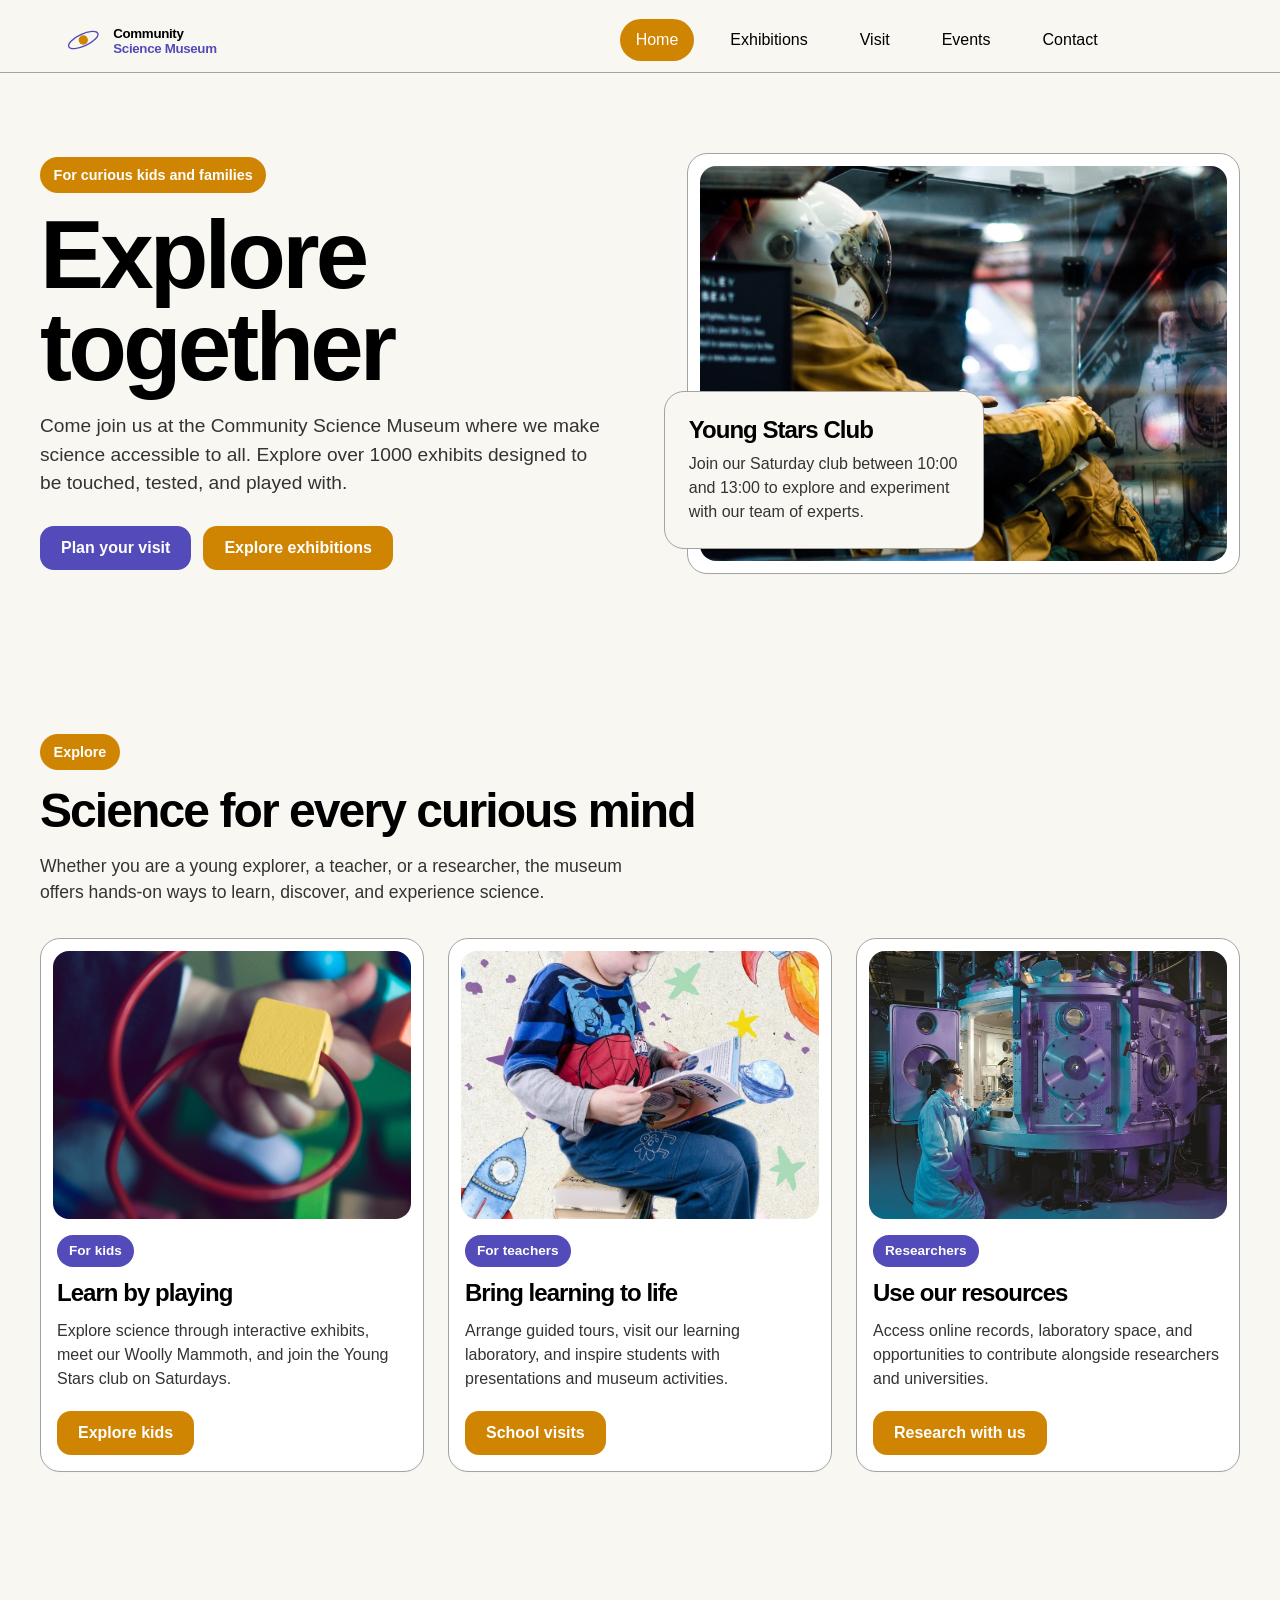
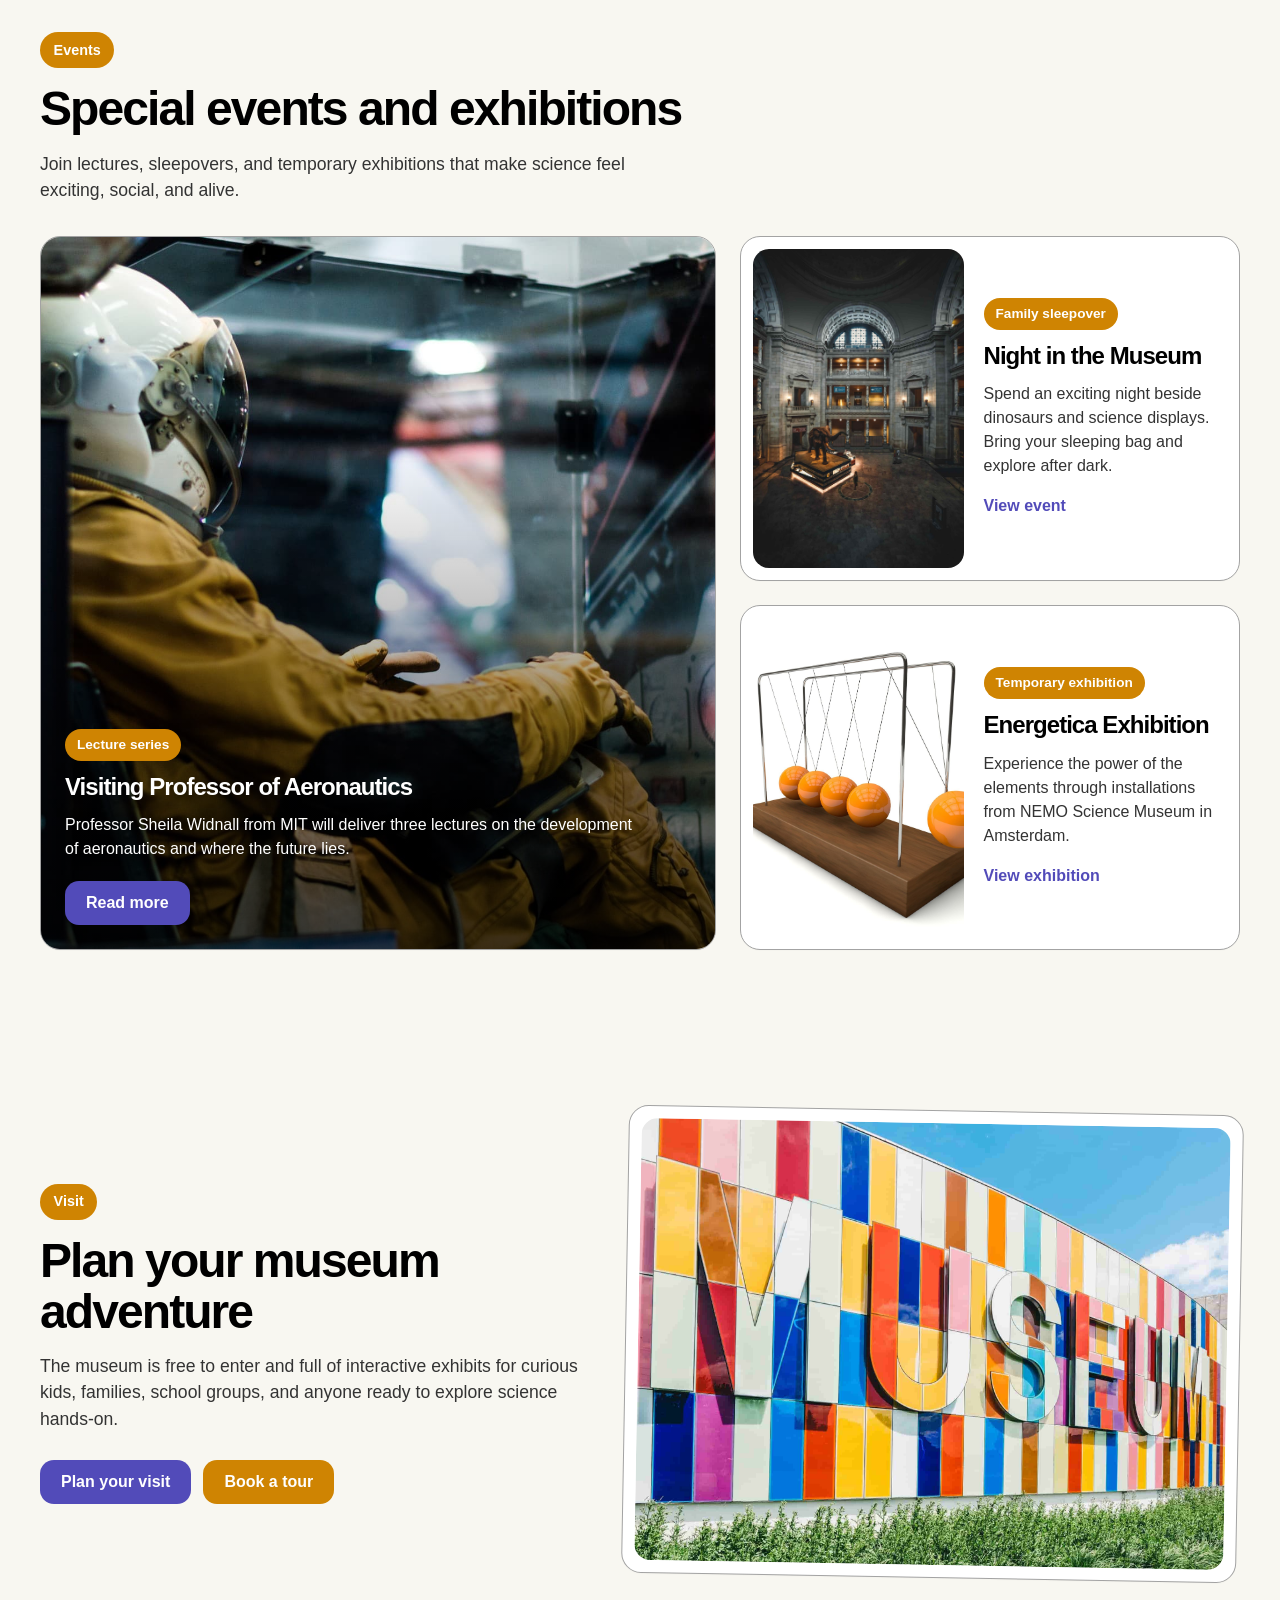
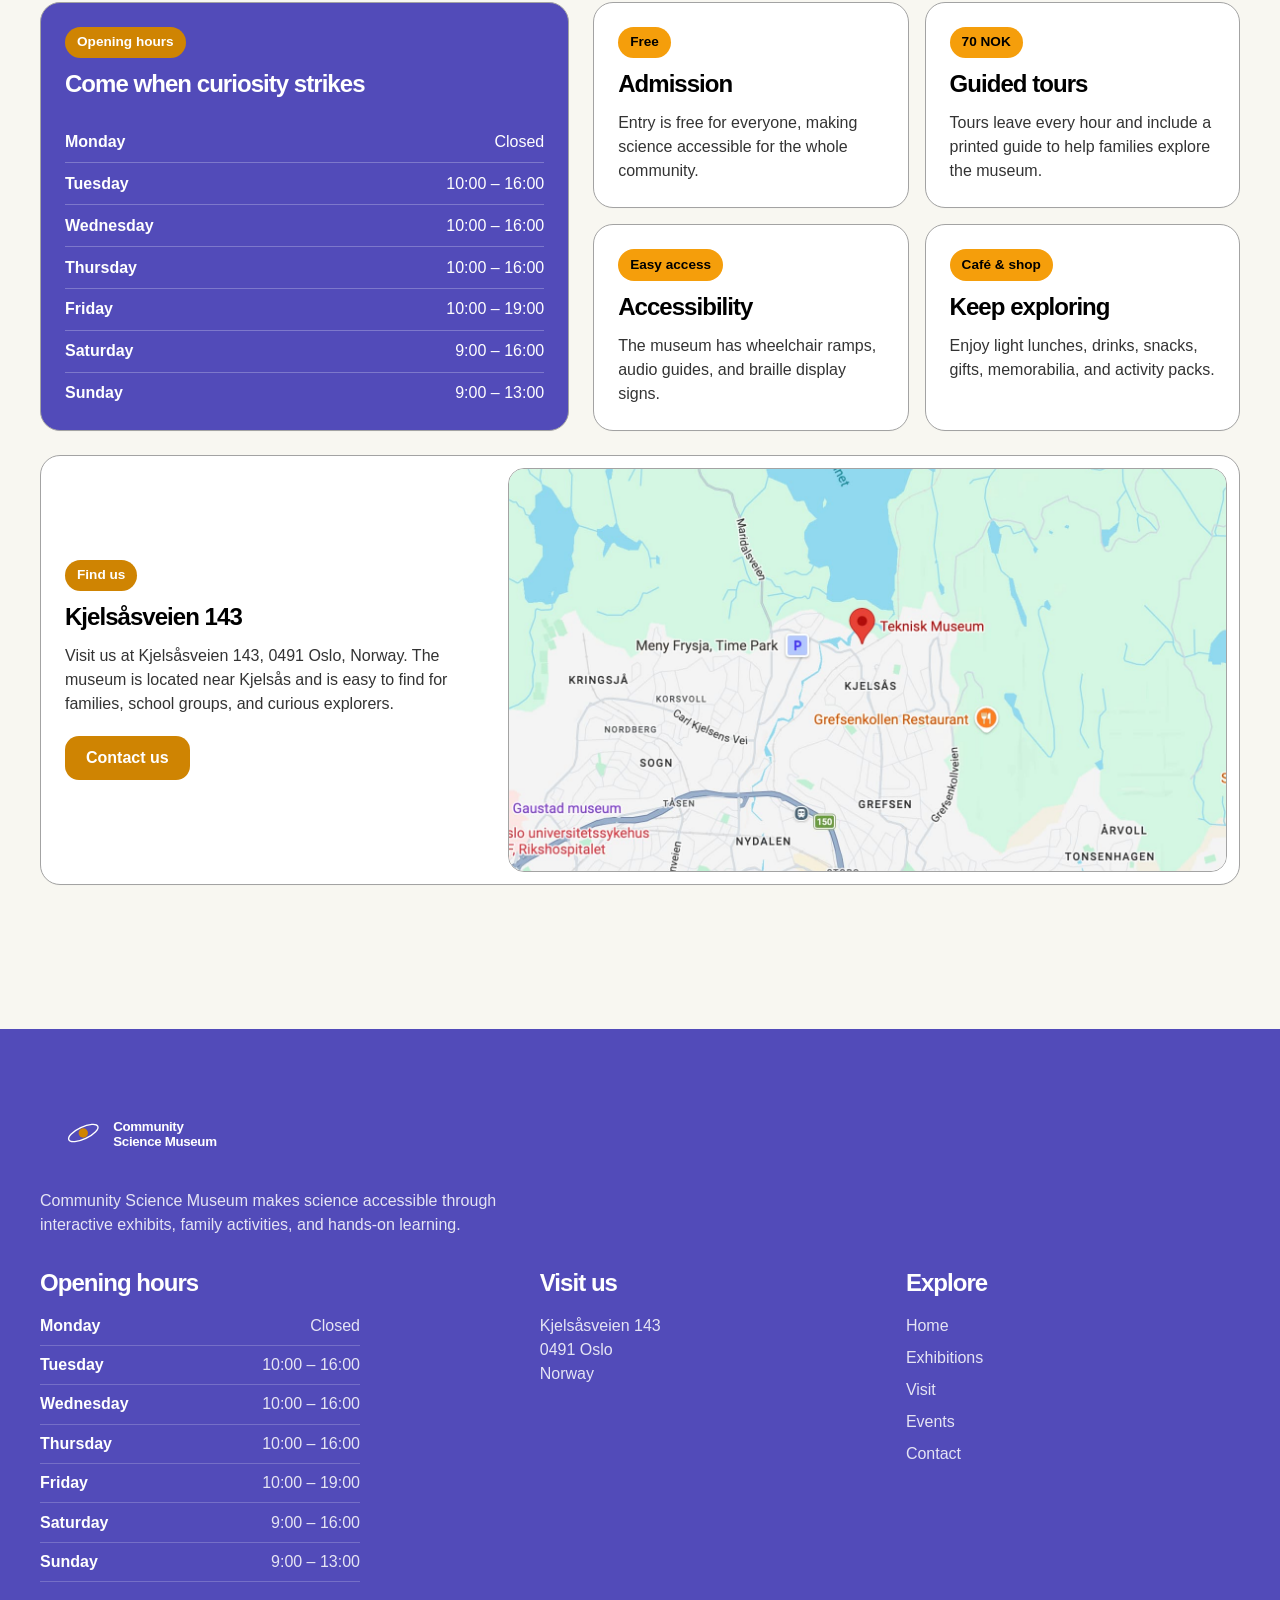
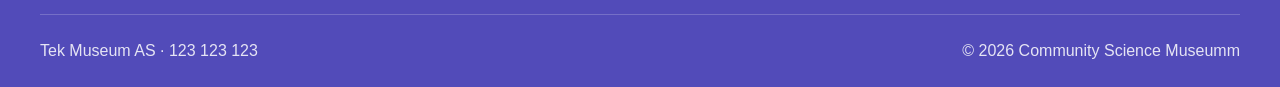
<file: index.html>
<!doctype html>
<html lang="en">
  <head>
    <meta charset="UTF-8" />
    <meta name="viewport" content="width=device-width, initial-scale=1.0" />

    <title>Community Science Museum</title>
    <meta
      name="description"
      content="Explore interactive science exhibitions for all ages."
    />

    <link rel="icon" type="image/svg+xml" href="assets/logo/favicon.svg" />
    <link rel="stylesheet" href="globals.css" />
  </head>

  <body>
    <header class="site-header">
      <nav class="nav-mobile" aria-label="Mobile navigation">
        <input type="checkbox" id="nav-toggle" class="nav-mobile__toggle" />

        <div class="nav-mobile__top">
          <a href="index.html" class="nav-mobile__logo">
            <img src="assets/logo/logo.svg" alt="Community Science Museum" />
          </a>

          <label
            for="nav-toggle"
            class="nav-mobile__btn"
            aria-label="Toggle menu"
          >
            <span class="nav-mobile__bar"></span>
            <span class="nav-mobile__bar"></span>
            <span class="nav-mobile__bar"></span>
          </label>
        </div>

        <div class="nav-mobile__overlay">
          <div class="nav-mobile__panel">
            <div class="nav-mobile__panel-inner">
              <div class="nav-mobile__links">
                <a
                  class="nav-mobile__link nav-mobile__link--active"
                  href="index.html"
                  >Home</a
                >
                <a class="nav-mobile__link" href="exhibitions/index.html"
                  >Exhibitions</a
                >
                <a class="nav-mobile__link" href="visit/index.html">Visit</a>
                <a class="nav-mobile__link" href="events/index.html">Events</a>
                <a class="nav-mobile__link" href="contact/index.html"
                  >Contact</a
                >
              </div>
            </div>
          </div>

          <label
            class="nav-mobile__backdrop"
            for="nav-toggle"
            aria-label="Close menu"
          ></label>
        </div>
      </nav>

      <nav class="nav-desktop" aria-label="Desktop navigation">
        <div class="nav-desktop__inner">
          <a href="index.html" class="nav-desktop__logo">
            <img src="assets/logo/logo.svg" alt="Community Science Museum" />
          </a>

          <div class="nav-desktop__links">
            <a class="nav-link nav-link--active" href="index.html">Home</a>
            <a class="nav-link" href="exhibitions/index.html">Exhibitions</a>
            <a class="nav-link" href="visit/index.html">Visit</a>
            <a class="nav-link" href="events/index.html">Events</a>
            <a class="nav-link" href="contact/index.html">Contact</a>
          </div>

          <div></div>
        </div>
      </nav>
    </header>
    <section class="hero">
      <div class="page-container hero__inner">
        <div class="hero__content">
          <p class="hero__eyebrow">For curious kids and families</p>

          <h1>Explore together</h1>

          <p class="hero__text">
            Come join us at the Community Science Museum where we make science
            accessible to all. Explore over 1000 exhibits designed to be
            touched, tested, and played with.
          </p>

          <div class="hero__actions">
            <a class="btn btn-primary" href="visit/index.html">Plan your visit</a>
            <a class="btn btn-secondary" href="exhibitions/index.html">Explore exhibitions</a>
          </div>
        </div>

        <div class="hero__visual card">
          <img
            class="hero__image"
            src="assets/images/andrew-ruiz-348421.jpg"
            alt="Child learning through an interactive science activity"
          />

          <div class="hero__card card">
            <h3>Young Stars Club</h3>
            <p>
              Join our Saturday club between 10:00 and 13:00 to explore and
              experiment with our team of experts.
            </p>
          </div>
        </div>
      </div>
    </section>
    <section class="explore" id="explore">
      <div class="page-container">
        <div class="explore__header">
          <p class="hero__eyebrow">Explore</p>
          <h2>Science for every curious mind</h2>
          <p class="explore__intro">
            Whether you are a young explorer, a teacher, or a researcher, the
            museum offers hands-on ways to learn, discover, and experience
            science.
          </p>
        </div>

        <div class="explore__grid">
          <article class="explore-card card">
            <img
              class="explore-card__image"
              src="assets/images/markus-spiske-197281.jpg"
              alt="Child reading and learning"
            />

            <div class="explore-card__content">
              <p class="explore-card__label">For kids</p>
              <h3>Learn by playing</h3>
              <p>
                Explore science through interactive exhibits, meet our Woolly
                Mammoth, and join the Young Stars club on Saturdays.
              </p>
              <a class="btn btn-secondary" href="visit/index.html"
                >Explore kids</a
              >
            </div>
          </article>

          <article class="explore-card card">
            <img
              class="explore-card__image"
              src="assets/images/reading-2762010_1280.jpg"
              alt="Students learning in a library"
            />

            <div class="explore-card__content">
              <p class="explore-card__label">For teachers</p>
              <h3>Bring learning to life</h3>
              <p>
                Arrange guided tours, visit our learning laboratory, and inspire
                students with presentations and museum activities.
              </p>
              <a class="btn btn-secondary" href="visit/index.html"
                >School visits</a
              >
            </div>
          </article>

          <article class="explore-card card">
            <img
              class="explore-card__image"
              src="assets/images/scientific-2040795_1280.jpg"
              alt="Researcher working in a science lab"
            />

            <div class="explore-card__content">
              <p class="explore-card__label">Researchers</p>
              <h3>Use our resources</h3>
              <p>
                Access online records, laboratory space, and opportunities to
                contribute alongside researchers and universities.
              </p>
              <a class="btn btn-secondary" href="visit/index.html"
                >Research with us</a
              >
            </div>
          </article>
        </div>
      </div>
    </section>
    <section class="events" id="events">
      <div class="page-container">
        <div class="events__header">
          <p class="hero__eyebrow">Events</p>
          <h2>Special events and exhibitions</h2>
          <p class="events__intro">
            Join lectures, sleepovers, and temporary exhibitions that make
            science feel exciting, social, and alive.
          </p>
        </div>

        <div class="events__layout">
          <article class="event-feature card">
            <img
              class="event-feature__image"
              src="assets/images/andrew-ruiz-348421.jpg"
              alt="Astronaut suit displayed inside a science museum exhibition"
            />

            <div class="event-feature__content">
              <p class="event-tag">Lecture series</p>
              <h3>Visiting Professor of Aeronautics</h3>
              <p>
                Professor Sheila Widnall from MIT will deliver three lectures on
                the development of aeronautics and where the future lies.
              </p>
              <a class="btn btn-primary" href="events/index.html">Read more</a>
            </div>
          </article>

          <div class="event-list">
            <article class="event-list-card card">
              <img
                class="event-list-card__image"
                src="assets/images/roberto-nickson-396152.jpg"
                alt="Large museum hall prepared for an evening event"
              />

              <div class="event-list-card__content">
                <p class="event-tag">Family sleepover</p>
                <h3>Night in the Museum</h3>
                <p>
                  Spend an exciting night beside dinosaurs and science displays.
                  Bring your sleeping bag and explore after dark.
                </p>
                <a href="events/index.html">View event</a>
              </div>
            </article>

            <article class="event-list-card card">
              <img
                class="event-list-card__image"
                src="assets/images/ball-1010907_1920.jpg"
                alt="Newton cradle showing motion and energy transfer"
              />

              <div class="event-list-card__content">
                <p class="event-tag">Temporary exhibition</p>
                <h3>Energetica Exhibition</h3>
                <p>
                  Experience the power of the elements through installations
                  from NEMO Science Museum in Amsterdam.
                </p>
                <a href="events/index.html">View exhibition</a>
              </div>
            </article>
          </div>
        </div>
      </div>
    </section>
    <section class="visit" id="visit">
      <div class="page-container">
        <div class="visit__layout">
          <div class="visit__content">
            <p class="hero__eyebrow">Visit</p>
            <h2>Plan your museum adventure</h2>
            <p class="visit__intro">
              The museum is free to enter and full of interactive exhibits for
              curious kids, families, school groups, and anyone ready to explore
              science hands-on.
            </p>

            <div class="visit__actions">
              <a class="btn btn-primary" href="visit/index.html"
                >Plan your visit</a
              >
              <a class="btn btn-secondary" href="contact/index.html"
                >Book a tour</a
              >
            </div>
          </div>

          <div class="visit__image-card card">
            <img
              class="visit__image"
              src="assets/images/scott-webb-102825.jpg"
              alt="Child looking at a large interactive museum exhibition"
            />
          </div>
        </div>

        <div class="visit__info">
          <article class="visit-hours card">
            <div>
              <p class="visit__label">Opening hours</p>
              <h3>Come when curiosity strikes</h3>
            </div>

            <dl class="visit-hours__list">
              <div>
                <dt>Monday</dt>
                <dd>Closed</dd>
              </div>
              <div>
                <dt>Tuesday</dt>
                <dd>10:00 – 16:00</dd>
              </div>
              <div>
                <dt>Wednesday</dt>
                <dd>10:00 – 16:00</dd>
              </div>
              <div>
                <dt>Thursday</dt>
                <dd>10:00 – 16:00</dd>
              </div>
              <div>
                <dt>Friday</dt>
                <dd>10:00 – 19:00</dd>
              </div>
              <div>
                <dt>Saturday</dt>
                <dd>9:00 – 16:00</dd>
              </div>
              <div>
                <dt>Sunday</dt>
                <dd>9:00 – 13:00</dd>
              </div>
            </dl>
          </article>

          <div class="visit__cards">
            <article class="visit-mini card">
              <span>Free</span>
              <h3>Admission</h3>
              <p>
                Entry is free for everyone, making science accessible for the
                whole community.
              </p>
            </article>

            <article class="visit-mini card">
              <span>70 NOK</span>
              <h3>Guided tours</h3>
              <p>
                Tours leave every hour and include a printed guide to help
                families explore the museum.
              </p>
            </article>

            <article class="visit-mini card">
              <span>Easy access</span>
              <h3>Accessibility</h3>
              <p>
                The museum has wheelchair ramps, audio guides, and braille
                display signs.
              </p>
            </article>

            <article class="visit-mini card">
              <span>Café & shop</span>
              <h3>Keep exploring</h3>
              <p>
                Enjoy light lunches, drinks, snacks, gifts, memorabilia, and
                activity packs.
              </p>
            </article>
          </div>
        </div>

        <div class="visit-location card">
          <div class="visit-location__content">
            <p class="visit__label">Find us</p>
            <h3>Kjelsåsveien 143</h3>
            <p>
              Visit us at Kjelsåsveien 143, 0491 Oslo, Norway. The museum is
              located near Kjelsås and is easy to find for families, school
              groups, and curious explorers.
            </p>
            <a class="btn btn-secondary" href="contact/index.html"
              >Contact us</a
            >
          </div>

          <img
            class="visit-location__map"
            src="assets/images/map.jpg"
            alt="Map showing the museum location at Kjelsåsveien 143, 0491 Oslo, Norway"
          />
        </div>
      </div>
    </section>
    <footer class="site-footer">
      <div class="page-container site-footer__inner">
        <div class="site-footer__brand">
          <a href="index.html" class="site-footer__logo">
            <img src="assets/logo/logo-light.svg" alt="Community Science Museum" />
          </a>
          <p>
            Community Science Museum makes science accessible through
            interactive exhibits, family activities, and hands-on learning.
          </p>
        </div>

        <div class="site-footer__grid">
          <div class="site-footer__section">
            <h3>Opening hours</h3>
            <dl class="site-footer__hours">
              <div>
                <dt>Monday</dt>
                <dd>Closed</dd>
              </div>
              <div>
                <dt>Tuesday</dt>
                <dd>10:00 – 16:00</dd>
              </div>
              <div>
                <dt>Wednesday</dt>
                <dd>10:00 – 16:00</dd>
              </div>
              <div>
                <dt>Thursday</dt>
                <dd>10:00 – 16:00</dd>
              </div>
              <div>
                <dt>Friday</dt>
                <dd>10:00 – 19:00</dd>
              </div>
              <div>
                <dt>Saturday</dt>
                <dd>9:00 – 16:00</dd>
              </div>
              <div>
                <dt>Sunday</dt>
                <dd>9:00 – 13:00</dd>
              </div>
            </dl>
          </div>

          <div class="site-footer__section">
            <h3>Visit us</h3>
            <address>
              Kjelsåsveien 143<br />
              0491 Oslo<br />
              Norway
            </address>
          </div>

          <div class="site-footer__section">
            <h3>Explore</h3>
            <nav aria-label="Footer navigation">
              <ul class="site-footer__links">
                <li><a href="index.html">Home</a></li>
                <li><a href="exhibitions/index.html">Exhibitions</a></li>
                <li><a href="visit/index.html">Visit</a></li>
                <li><a href="events/index.html">Events</a></li>
                <li><a href="contact/index.html">Contact</a></li>
              </ul>
            </nav>
          </div>
        </div>

        <div class="site-footer__bottom">
          <p>Tek Museum AS · 123 123 123</p>
          <p>© 2026 Community Science Museumm</p>
        </div>
      </div>
    </footer>
  </body>
</html>
</file>
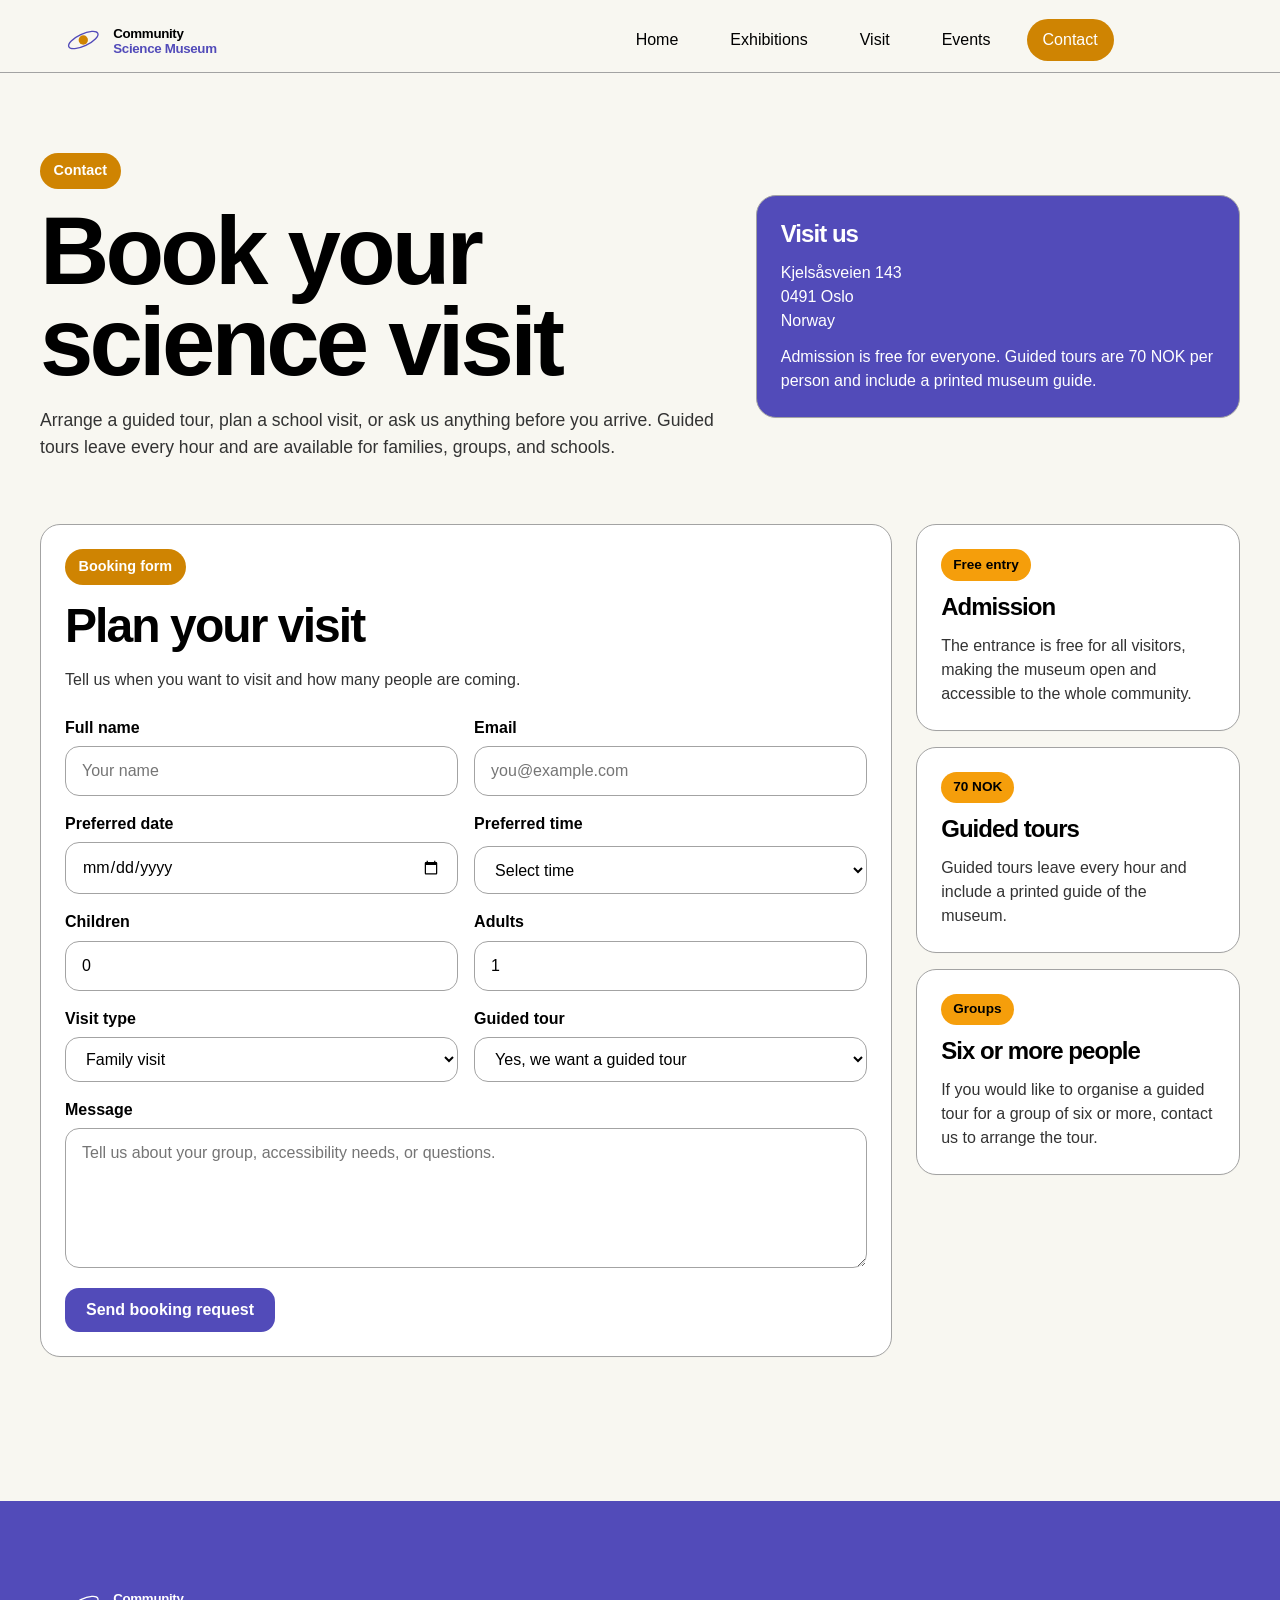
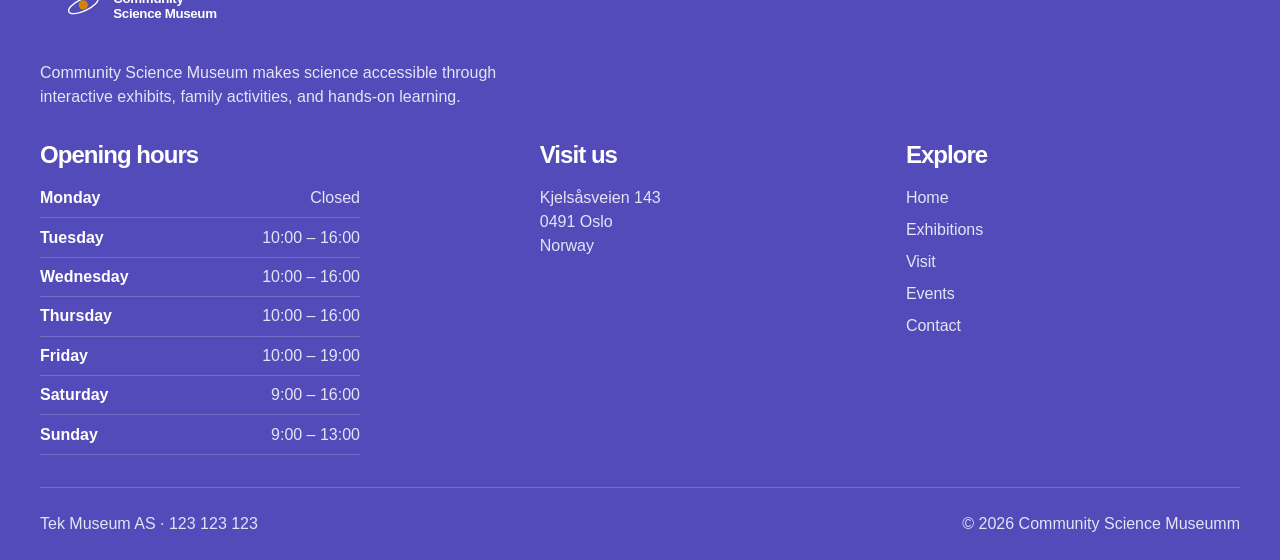
<file: contact/index.html>
<!doctype html>
<html lang="en">
  <head>
    <meta charset="UTF-8" />
    <meta name="viewport" content="width=device-width, initial-scale=1.0" />

    <title>Contact and Booking | Community Science Museum</title>
    <meta
      name="description"
      content="Contact Community Science Museum to book a guided tour, arrange a school visit, or ask questions about your visit."
    />

    <link rel="icon" type="image/svg+xml" href="../assets/logo/favicon.svg" />
    <link rel="stylesheet" href="../globals.css" />
  </head>

  <body>
    <header class="site-header">
      <nav class="nav-mobile" aria-label="Mobile navigation">
        <input type="checkbox" id="nav-toggle" class="nav-mobile__toggle" />

        <div class="nav-mobile__top">
          <a href="../index.html" class="nav-mobile__logo">
            <img src="../assets/logo/logo.svg" alt="Community Science Museum" />
          </a>

          <label
            for="nav-toggle"
            class="nav-mobile__btn"
            aria-label="Toggle menu"
          >
            <span class="nav-mobile__bar"></span>
            <span class="nav-mobile__bar"></span>
            <span class="nav-mobile__bar"></span>
          </label>
        </div>

        <div class="nav-mobile__overlay">
          <div class="nav-mobile__panel">
            <div class="nav-mobile__panel-inner">
              <div class="nav-mobile__links">
                <a class="nav-mobile__link" href="../index.html">Home</a>
                <a class="nav-mobile__link" href="../exhibitions/index.html"
                  >Exhibitions</a
                >
                <a class="nav-mobile__link" href="../visit/index.html">Visit</a>
                <a class="nav-mobile__link" href="../events/index.html"
                  >Events</a
                >
                <a
                  class="nav-mobile__link nav-mobile__link--active"
                  href="index.html"
                  >Contact</a
                >
              </div>
            </div>
          </div>

          <label
            class="nav-mobile__backdrop"
            for="nav-toggle"
            aria-label="Close menu"
          ></label>
        </div>
      </nav>

      <nav class="nav-desktop" aria-label="Desktop navigation">
        <div class="nav-desktop__inner">
          <a href="../index.html" class="nav-desktop__logo">
            <img src="../assets/logo/logo.svg" alt="Community Science Museum" />
          </a>

          <div class="nav-desktop__links">
            <a class="nav-link" href="../index.html">Home</a>
            <a class="nav-link" href="../exhibitions/index.html">Exhibitions</a>
            <a class="nav-link" href="../visit/index.html">Visit</a>
            <a class="nav-link" href="../events/index.html">Events</a>
            <a class="nav-link nav-link--active" href="index.html">Contact</a>
          </div>

          <div></div>
        </div>
      </nav>
    </header>

    <main>
      <section class="contact-hero">
        <div class="page-container contact-hero__inner">
          <div class="contact-hero__content">
            <p class="hero__eyebrow">Contact</p>
            <h1>Book your science visit</h1>
            <p class="contact-hero__text">
              Arrange a guided tour, plan a school visit, or ask us anything
              before you arrive. Guided tours leave every hour and are available
              for families, groups, and schools.
            </p>
          </div>

          <div class="contact-hero__card card">
            <h3>Visit us</h3>
            <p>
              Kjelsåsveien 143<br />
              0491 Oslo<br />
              Norway
            </p>
            <p>
              Admission is free for everyone. Guided tours are 70 NOK per person
              and include a printed museum guide.
            </p>
          </div>
        </div>
      </section>

      <section class="booking">
        <div class="page-container booking__layout">
          <form class="booking-form card" action="#" method="post">
            <div class="booking-form__header">
              <p class="hero__eyebrow">Booking form</p>
              <h2>Plan your visit</h2>
              <p>
                Tell us when you want to visit and how many people are coming.
              </p>
            </div>

            <div class="booking-form__grid">
              <div class="form-field">
                <label for="name">Full name</label>
                <input
                  class="input"
                  type="text"
                  id="name"
                  name="name"
                  placeholder="Your name"
                  required
                />
              </div>

              <div class="form-field">
                <label for="email">Email</label>
                <input
                  class="input"
                  type="email"
                  id="email"
                  name="email"
                  placeholder="you@example.com"
                  required
                />
              </div>

              <div class="form-field">
                <label for="date">Preferred date</label>
                <input
                  class="input"
                  type="date"
                  id="date"
                  name="date"
                  required
                />
              </div>

              <div class="form-field">
                <label for="time">Preferred time</label>
                <select class="input" id="time" name="time" required>
                  <option value="">Select time</option>
                  <option value="10:00">10:00</option>
                  <option value="11:00">11:00</option>
                  <option value="12:00">12:00</option>
                  <option value="13:00">13:00</option>
                  <option value="14:00">14:00</option>
                  <option value="15:00">15:00</option>
                </select>
              </div>

              <div class="form-field">
                <label for="children">Children</label>
                <input
                  class="input"
                  type="number"
                  id="children"
                  name="children"
                  min="0"
                  max="60"
                  value="0"
                />
              </div>

              <div class="form-field">
                <label for="adults">Adults</label>
                <input
                  class="input"
                  type="number"
                  id="adults"
                  name="adults"
                  min="0"
                  max="60"
                  value="1"
                />
              </div>

              <div class="form-field">
                <label for="visit-type">Visit type</label>
                <select class="input" id="visit-type" name="visit-type">
                  <option value="family">Family visit</option>
                  <option value="school">School group</option>
                  <option value="research">Research visit</option>
                  <option value="club">Young Stars club</option>
                  <option value="other">Other</option>
                </select>
              </div>

              <div class="form-field">
                <label for="tour">Guided tour</label>
                <select class="input" id="tour" name="tour">
                  <option value="yes">Yes, we want a guided tour</option>
                  <option value="no">No, we will explore ourselves</option>
                  <option value="not-sure">Not sure yet</option>
                </select>
              </div>

              <div class="form-field form-field--full">
                <label for="message">Message</label>
                <textarea
                  class="input booking-form__textarea"
                  id="message"
                  name="message"
                  placeholder="Tell us about your group, accessibility needs, or questions."
                ></textarea>
              </div>
            </div>

            <button class="btn btn-primary booking-form__submit" type="submit">
              Send booking request
            </button>
          </form>

          <aside class="booking-info">
            <article class="booking-info__card card">
              <span>Free entry</span>
              <h3>Admission</h3>
              <p>
                The entrance is free for all visitors, making the museum open
                and accessible to the whole community.
              </p>
            </article>

            <article class="booking-info__card card">
              <span>70 NOK</span>
              <h3>Guided tours</h3>
              <p>
                Guided tours leave every hour and include a printed guide of the
                museum.
              </p>
            </article>

            <article class="booking-info__card card">
              <span>Groups</span>
              <h3>Six or more people</h3>
              <p>
                If you would like to organise a guided tour for a group of six
                or more, contact us to arrange the tour.
              </p>
            </article>
          </aside>
        </div>
      </section>
    </main>

    <footer class="site-footer">
      <div class="page-container site-footer__inner">
        <div class="site-footer__brand">
          <a href="../index.html" class="site-footer__logo">
            <img src="../assets/logo/logo-light.svg" alt="Community Science Museum" />
          </a>
          <p>
            Community Science Museum makes science accessible through
            interactive exhibits, family activities, and hands-on learning.
          </p>
        </div>

        <div class="site-footer__grid">
          <div class="site-footer__section">
            <h3>Opening hours</h3>
            <dl class="site-footer__hours">
              <div>
                <dt>Monday</dt>
                <dd>Closed</dd>
              </div>
              <div>
                <dt>Tuesday</dt>
                <dd>10:00 – 16:00</dd>
              </div>
              <div>
                <dt>Wednesday</dt>
                <dd>10:00 – 16:00</dd>
              </div>
              <div>
                <dt>Thursday</dt>
                <dd>10:00 – 16:00</dd>
              </div>
              <div>
                <dt>Friday</dt>
                <dd>10:00 – 19:00</dd>
              </div>
              <div>
                <dt>Saturday</dt>
                <dd>9:00 – 16:00</dd>
              </div>
              <div>
                <dt>Sunday</dt>
                <dd>9:00 – 13:00</dd>
              </div>
            </dl>
          </div>

          <div class="site-footer__section">
            <h3>Visit us</h3>
            <address>
              Kjelsåsveien 143<br />
              0491 Oslo<br />
              Norway
            </address>
          </div>

          <div class="site-footer__section">
            <h3>Explore</h3>
            <nav aria-label="Footer navigation">
              <ul class="site-footer__links">
                <li><a href="../index.html">Home</a></li>
                <li><a href="../exhibitions/index.html">Exhibitions</a></li>
                <li><a href="../visit/index.html">Visit</a></li>
                <li><a href="../events/index.html">Events</a></li>
                <li><a href="index.html">Contact</a></li>
              </ul>
            </nav>
          </div>
        </div>

        <div class="site-footer__bottom">
          <p>Tek Museum AS · 123 123 123</p>
          <p>© 2026 Community Science Museumm</p>
        </div>
      </div>
    </footer>
  </body>
</html>
</file>
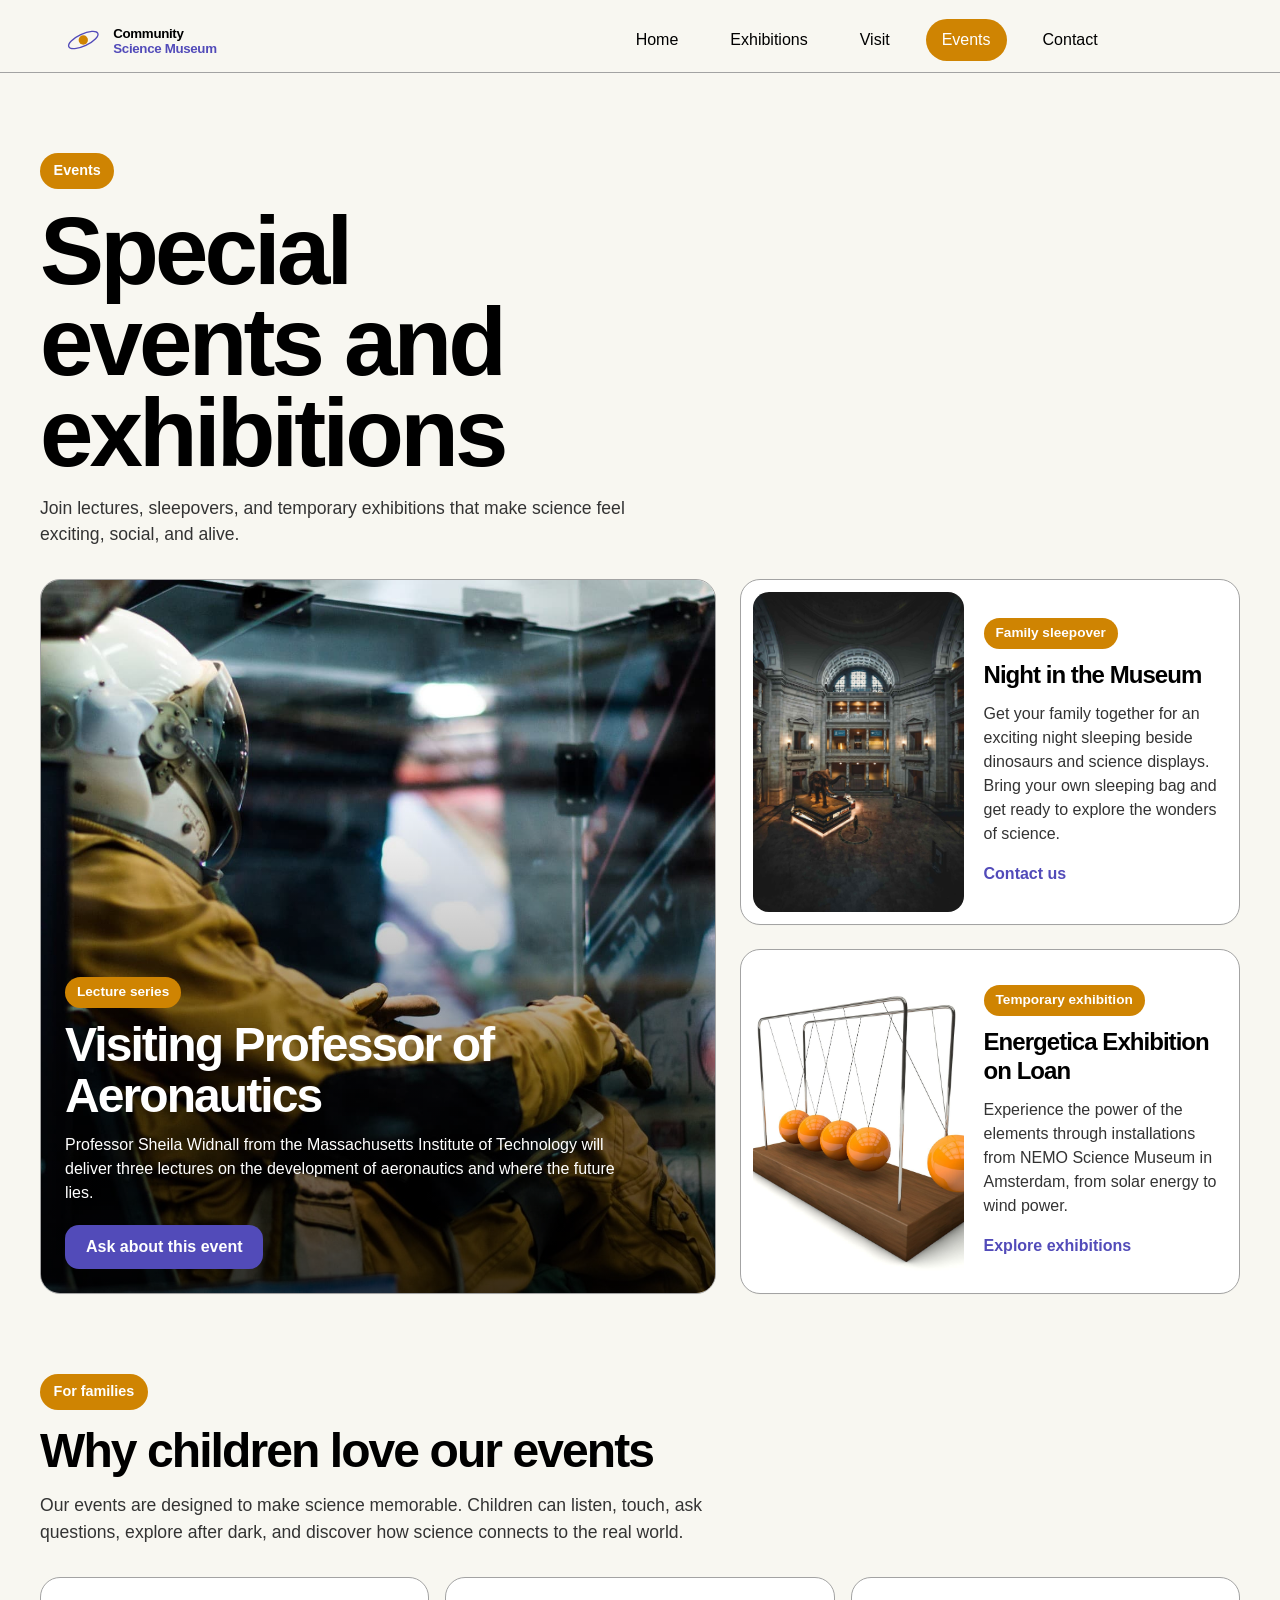
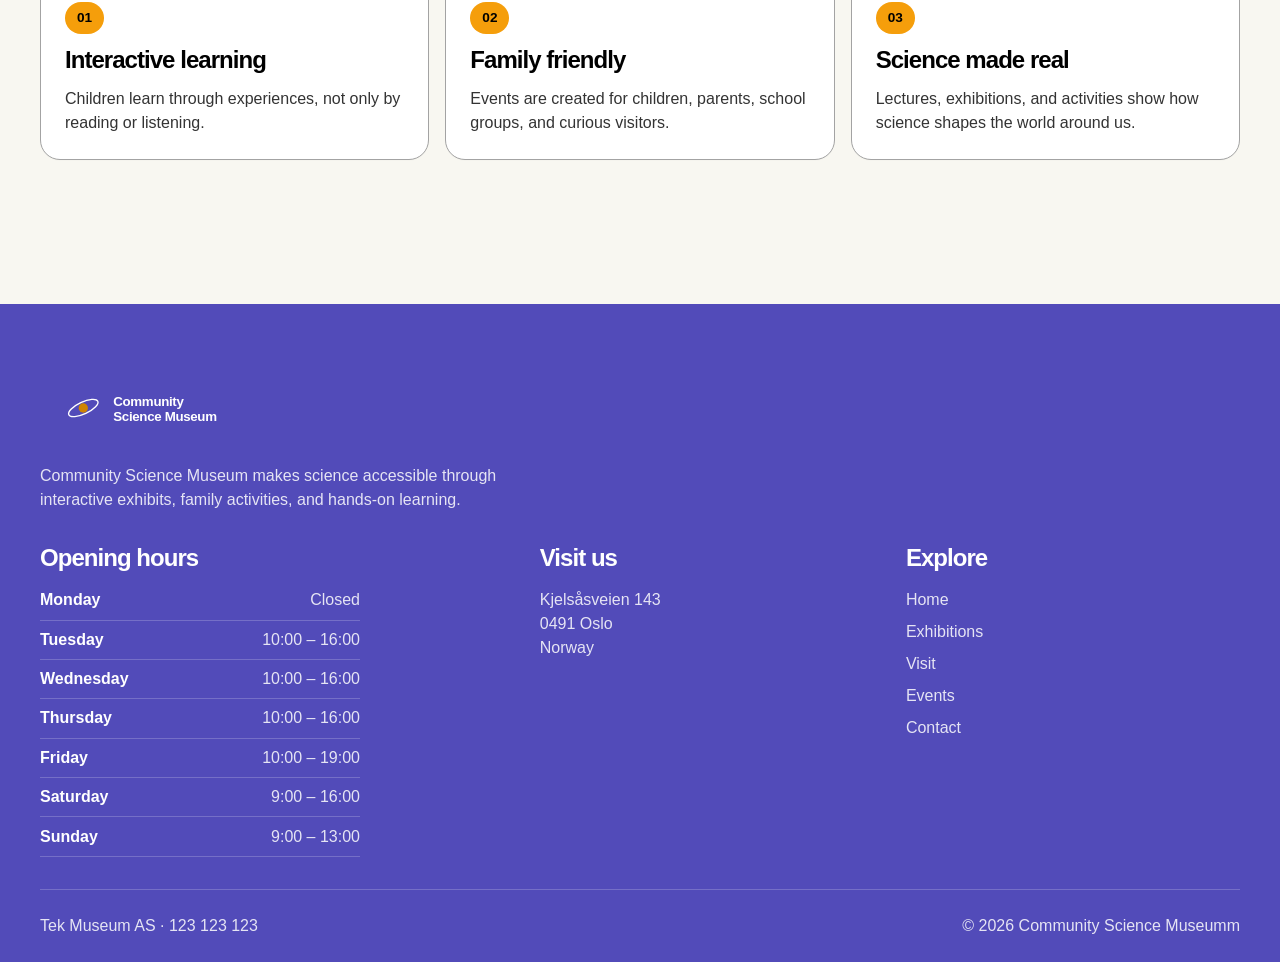
<file: events/index.html>
<!doctype html>
<html lang="en">
  <head>
    <meta charset="UTF-8" />
    <meta name="viewport" content="width=device-width, initial-scale=1.0" />

    <title>Events | Community Science Museum</title>
    <meta
      name="description"
      content="Discover special events and exhibitions at Community Science Museum, including lectures, family sleepovers, and interactive science exhibitions."
    />

    <link rel="icon" type="image/svg+xml" href="../assets/logo/favicon.svg" />
    <link rel="stylesheet" href="../globals.css" />
  </head>

  <body>
    <header class="site-header">
      <nav class="nav-mobile" aria-label="Mobile navigation">
        <input type="checkbox" id="nav-toggle" class="nav-mobile__toggle" />

        <div class="nav-mobile__top">
          <a href="../index.html" class="nav-mobile__logo">
            <img src="../assets/logo/logo.svg" alt="Community Science Museum" />
          </a>

          <label
            for="nav-toggle"
            class="nav-mobile__btn"
            aria-label="Toggle menu"
          >
            <span class="nav-mobile__bar"></span>
            <span class="nav-mobile__bar"></span>
            <span class="nav-mobile__bar"></span>
          </label>
        </div>

        <div class="nav-mobile__overlay">
          <div class="nav-mobile__panel">
            <div class="nav-mobile__panel-inner">
              <div class="nav-mobile__links">
                <a class="nav-mobile__link" href="../index.html">Home</a>
                <a class="nav-mobile__link" href="../exhibitions/index.html"
                  >Exhibitions</a
                >
                <a class="nav-mobile__link" href="../visit/index.html">Visit</a>
                <a
                  class="nav-mobile__link nav-mobile__link--active"
                  href="index.html"
                  >Events</a
                >
                <a class="nav-mobile__link" href="../contact/index.html"
                  >Contact</a
                >
              </div>
            </div>
          </div>

          <label
            class="nav-mobile__backdrop"
            for="nav-toggle"
            aria-label="Close menu"
          ></label>
        </div>
      </nav>

      <nav class="nav-desktop" aria-label="Desktop navigation">
        <div class="nav-desktop__inner">
          <a href="../index.html" class="nav-desktop__logo">
            <img src="../assets/logo/logo.svg" alt="Community Science Museum" />
          </a>

          <div class="nav-desktop__links">
            <a class="nav-link" href="../index.html">Home</a>
            <a class="nav-link" href="../exhibitions/index.html">Exhibitions</a>
            <a class="nav-link" href="../visit/index.html">Visit</a>
            <a class="nav-link nav-link--active" href="index.html">Events</a>
            <a class="nav-link" href="../contact/index.html">Contact</a>
          </div>

          <div></div>
        </div>
      </nav>
    </header>

    <main>
      <section class="events events-page">
        <div class="page-container">
          <div class="events__header">
            <p class="hero__eyebrow">Events</p>
            <h1>Special events and exhibitions</h1>
            <p class="events__intro">
              Join lectures, sleepovers, and temporary exhibitions that make
              science feel exciting, social, and alive.
            </p>
          </div>

          <div class="events__layout">
            <article class="event-feature card">
              <img
                class="event-feature__image"
                src="../assets/images/andrew-ruiz-348421.jpg"
                alt="Astronaut suit displayed inside a science museum exhibition"
              />

              <div class="event-feature__content">
                <p class="event-tag">Lecture series</p>
                <h2>Visiting Professor of Aeronautics</h2>
                <p>
                  Professor Sheila Widnall from the Massachusetts Institute of
                  Technology will deliver three lectures on the development of
                  aeronautics and where the future lies.
                </p>
                <a class="btn btn-primary" href="../contact/index.html"
                  >Ask about this event</a
                >
              </div>
            </article>

            <div class="event-list">
              <article class="event-list-card card">
                <img
                  class="event-list-card__image"
                  src="../assets/images/roberto-nickson-396152.jpg"
                  alt="Large museum hall prepared for a night-time family event"
                />

                <div class="event-list-card__content">
                  <p class="event-tag">Family sleepover</p>
                  <h3>Night in the Museum</h3>
                  <p>
                    Get your family together for an exciting night sleeping
                    beside dinosaurs and science displays. Bring your own
                    sleeping bag and get ready to explore the wonders of
                    science.
                  </p>
                  <a href="../contact/index.html">Contact us</a>
                </div>
              </article>

              <article class="event-list-card card">
                <img
                  class="event-list-card__image"
                  src="../assets/images/ball-1010907_1920.jpg"
                  alt="Newton cradle showing motion and energy transfer"
                />

                <div class="event-list-card__content">
                  <p class="event-tag">Temporary exhibition</p>
                  <h3>Energetica Exhibition on Loan</h3>
                  <p>
                    Experience the power of the elements through installations
                    from NEMO Science Museum in Amsterdam, from solar energy to
                    wind power.
                  </p>
                  <a href="../exhibitions/index.html">Explore exhibitions</a>
                </div>
              </article>
            </div>
          </div>
        </div>
      </section>

      <section class="events-extra">
        <div class="page-container">
          <div class="events-extra__header">
            <p class="hero__eyebrow">For families</p>
            <h2>Why children love our events</h2>
            <p>
              Our events are designed to make science memorable. Children can
              listen, touch, ask questions, explore after dark, and discover how
              science connects to the real world.
            </p>
          </div>

          <div class="events-extra__grid">
            <article class="card event-info-card">
              <span>01</span>
              <h3>Interactive learning</h3>
              <p>
                Children learn through experiences, not only by reading or
                listening.
              </p>
            </article>

            <article class="card event-info-card">
              <span>02</span>
              <h3>Family friendly</h3>
              <p>
                Events are created for children, parents, school groups, and
                curious visitors.
              </p>
            </article>

            <article class="card event-info-card">
              <span>03</span>
              <h3>Science made real</h3>
              <p>
                Lectures, exhibitions, and activities show how science shapes
                the world around us.
              </p>
            </article>
          </div>
        </div>
      </section>
    </main>

    <footer class="site-footer">
      <div class="page-container site-footer__inner">
        <div class="site-footer__brand">
          <a href="../index.html" class="site-footer__logo">
            <img src="../assets/logo/logo-light.svg" alt="Community Science Museum" />
          </a>
          <p>
            Community Science Museum makes science accessible through
            interactive exhibits, family activities, and hands-on learning.
          </p>
        </div>

        <div class="site-footer__grid">
          <div class="site-footer__section">
            <h3>Opening hours</h3>
            <dl class="site-footer__hours">
              <div>
                <dt>Monday</dt>
                <dd>Closed</dd>
              </div>
              <div>
                <dt>Tuesday</dt>
                <dd>10:00 – 16:00</dd>
              </div>
              <div>
                <dt>Wednesday</dt>
                <dd>10:00 – 16:00</dd>
              </div>
              <div>
                <dt>Thursday</dt>
                <dd>10:00 – 16:00</dd>
              </div>
              <div>
                <dt>Friday</dt>
                <dd>10:00 – 19:00</dd>
              </div>
              <div>
                <dt>Saturday</dt>
                <dd>9:00 – 16:00</dd>
              </div>
              <div>
                <dt>Sunday</dt>
                <dd>9:00 – 13:00</dd>
              </div>
            </dl>
          </div>

          <div class="site-footer__section">
            <h3>Visit us</h3>
            <address>
              Kjelsåsveien 143<br />
              0491 Oslo<br />
              Norway
            </address>
          </div>

          <div class="site-footer__section">
            <h3>Explore</h3>
            <nav aria-label="Footer navigation">
              <ul class="site-footer__links">
                <li><a href="../index.html">Home</a></li>
                <li><a href="../exhibitions/index.html">Exhibitions</a></li>
                <li><a href="../visit/index.html">Visit</a></li>
                <li><a href="index.html">Events</a></li>
                <li><a href="../contact/index.html">Contact</a></li>
              </ul>
            </nav>
          </div>
        </div>

        <div class="site-footer__bottom">
          <p>Tek Museum AS · 123 123 123</p>
          <p>© 2026 Community Science Museumm</p>
        </div>
      </div>
    </footer>
  </body>
</html>
</file>
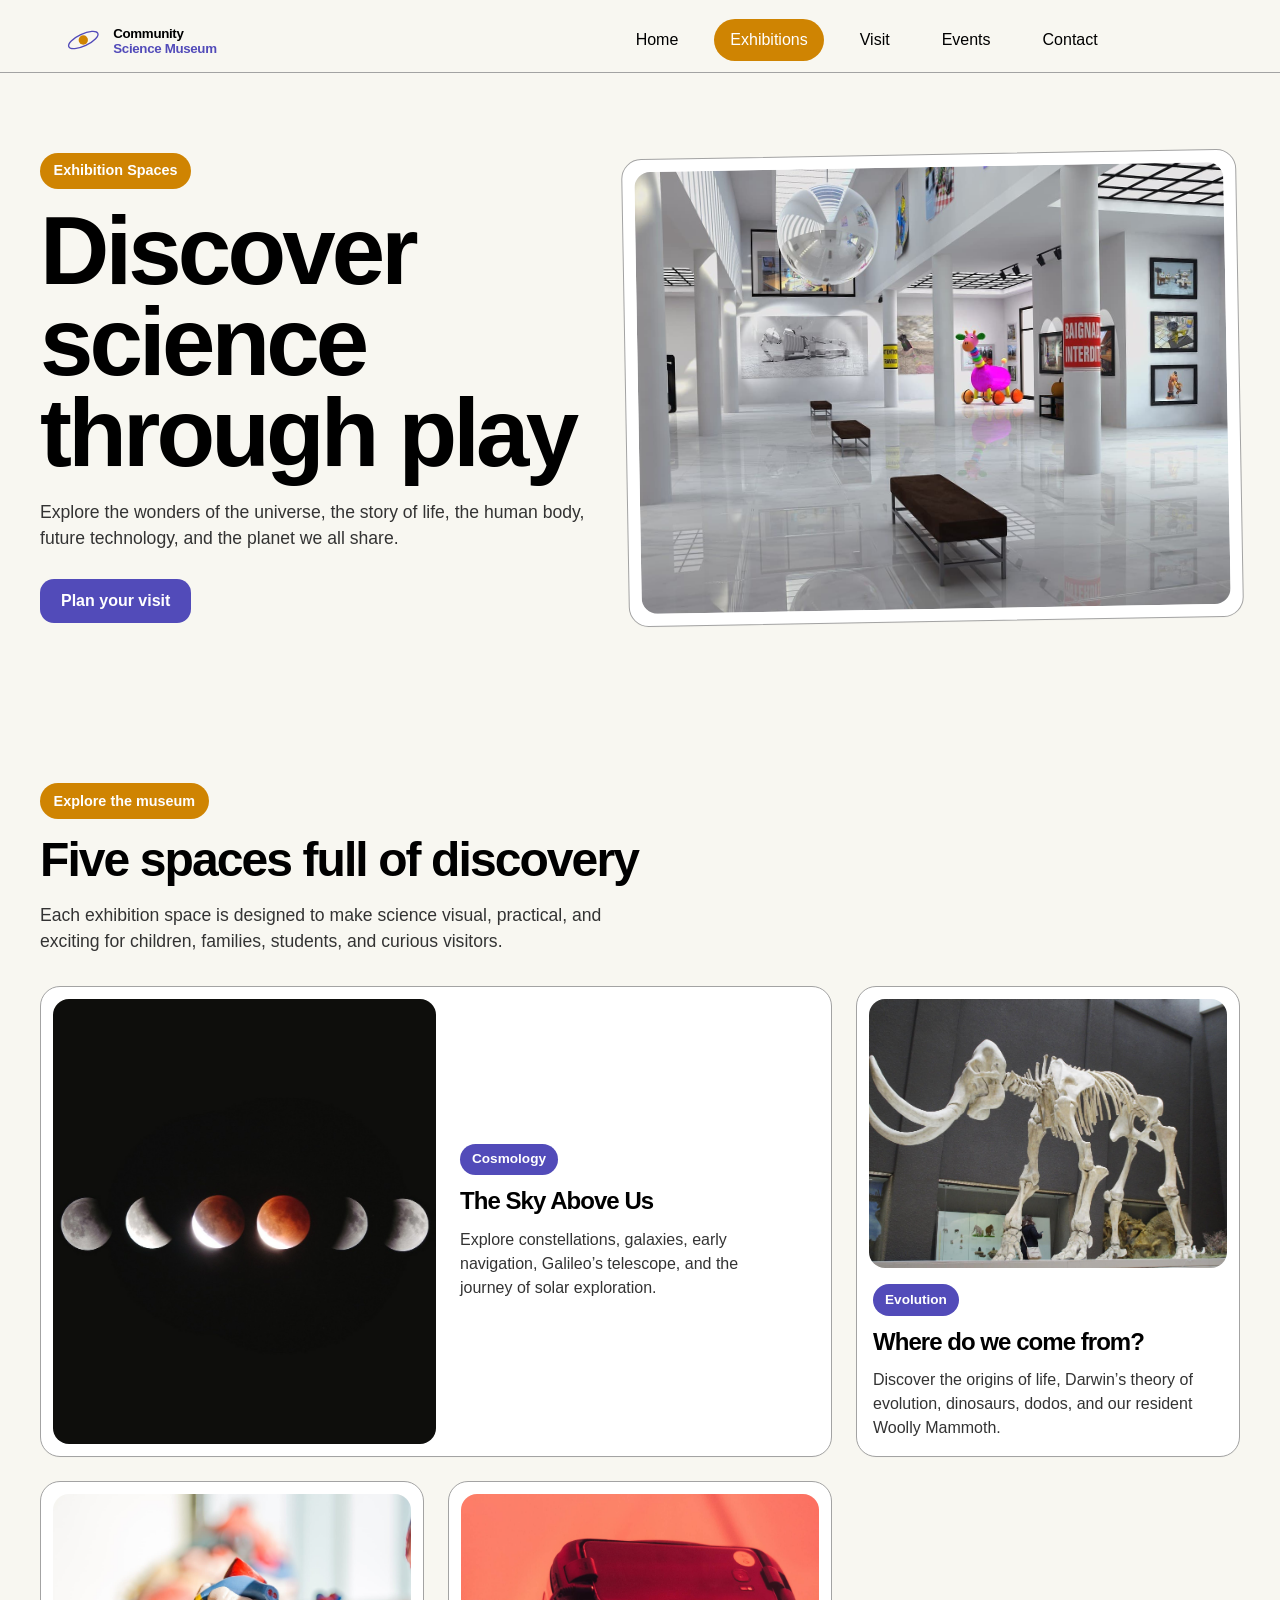
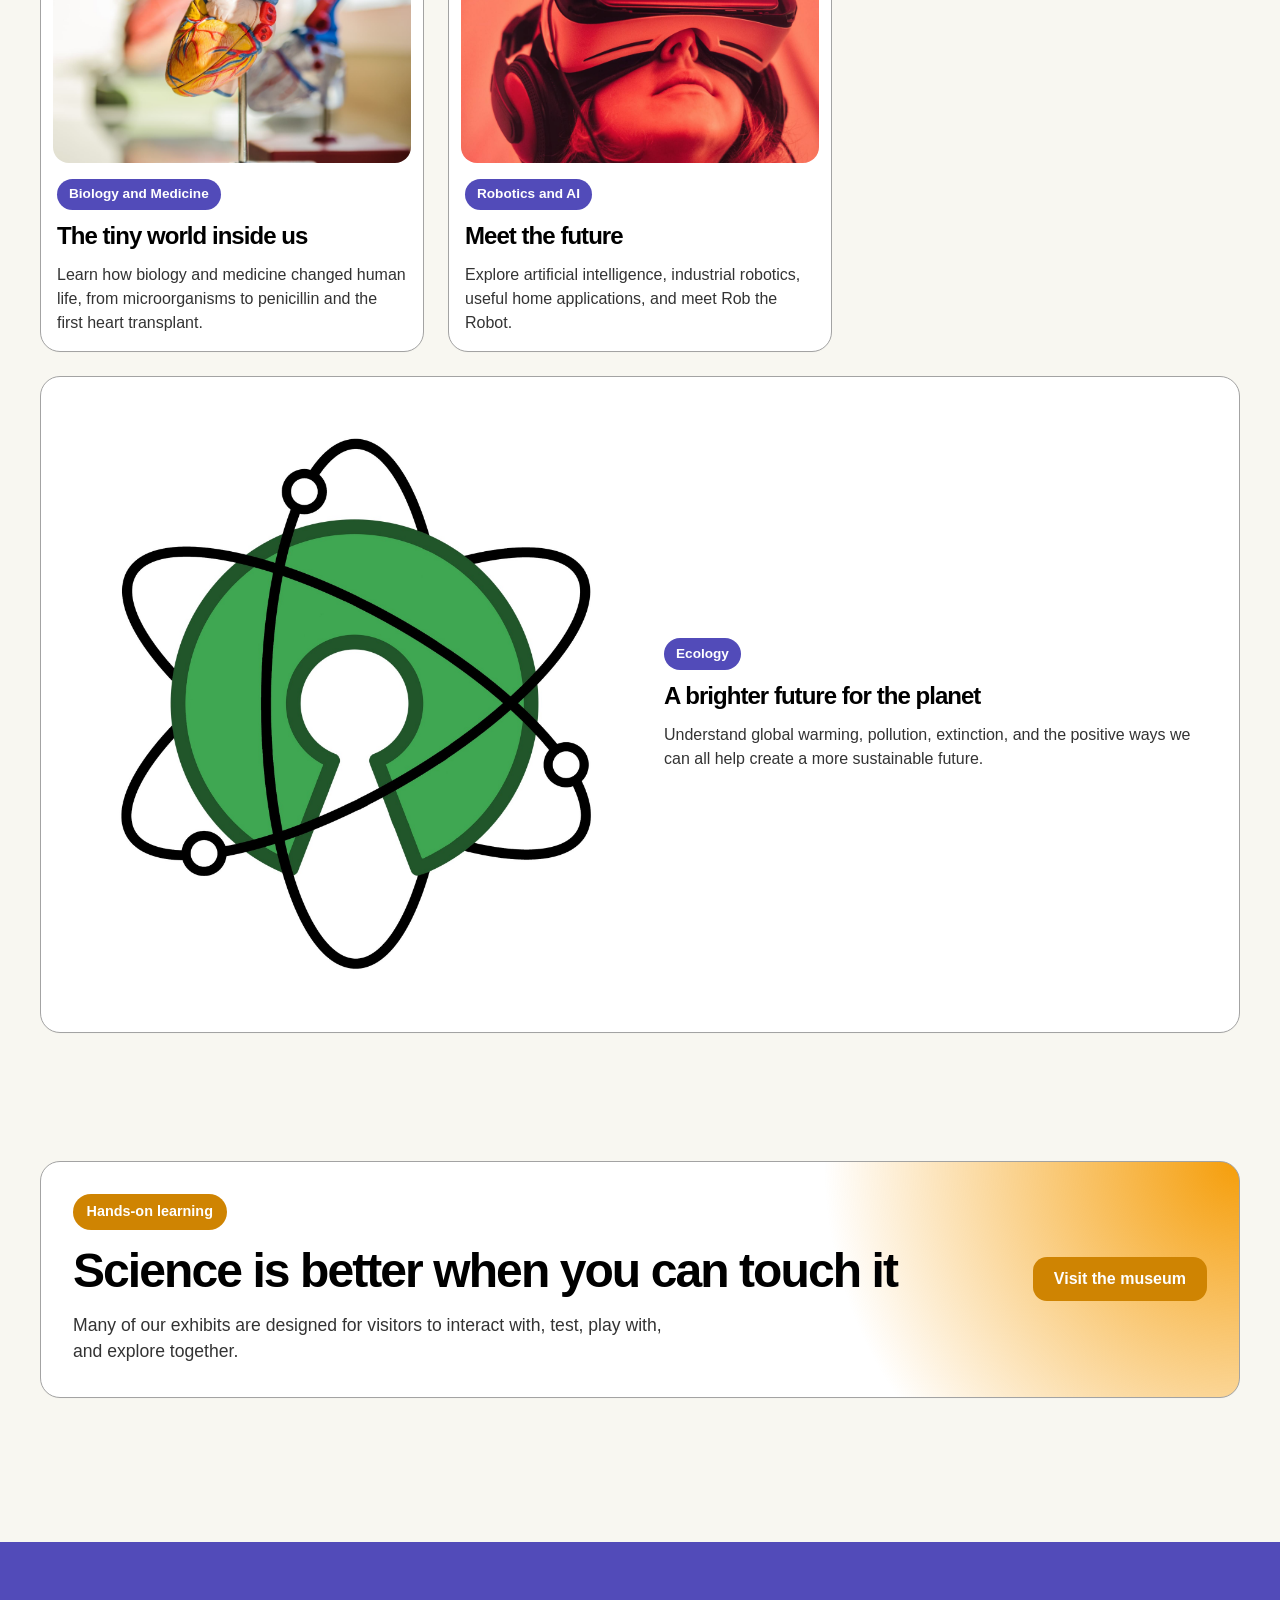
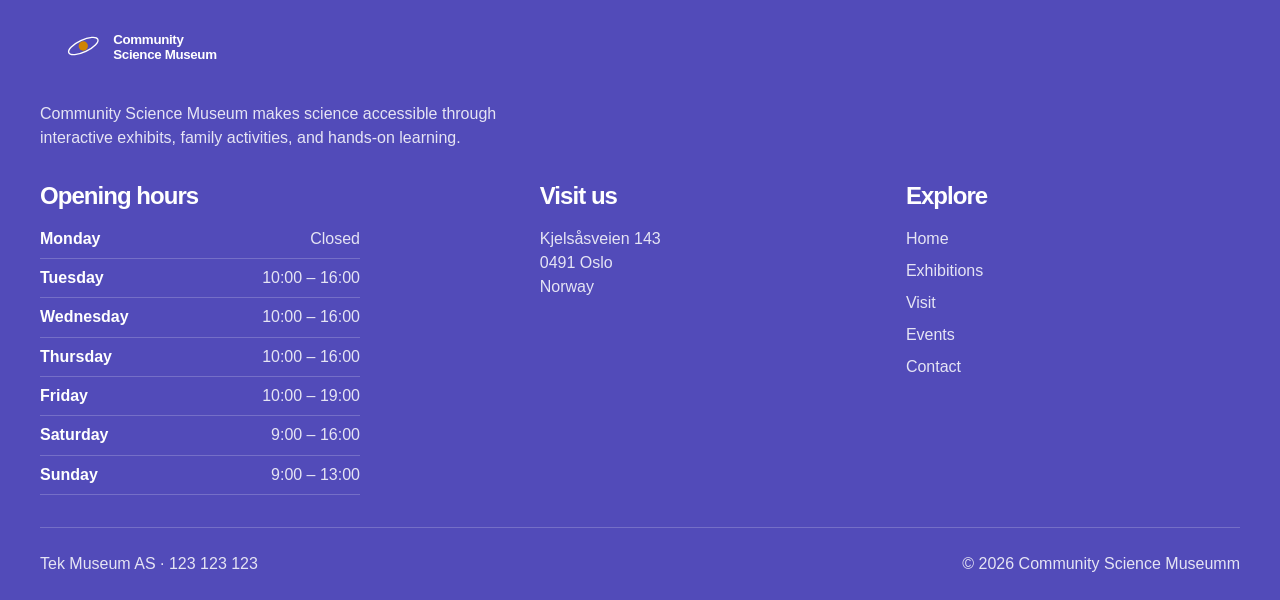
<file: exhibitions/index.html>
<!doctype html>
<html lang="en">
  <head>
    <meta charset="UTF-8" />
    <meta name="viewport" content="width=device-width, initial-scale=1.0" />

    <title>Exhibitions | Community Science Museum</title>
    <meta
      name="description"
      content="Explore the exhibition spaces at Community Science Museum, including cosmology, evolution, biology, medicine, robotics, AI, and ecology."
    />

    <link rel="icon" type="image/svg+xml" href="../assets/logo/favicon.svg" />
    <link rel="stylesheet" href="../globals.css" />
  </head>

  <body>
    <header class="site-header">
      <nav class="nav-mobile" aria-label="Mobile navigation">
        <input type="checkbox" id="nav-toggle" class="nav-mobile__toggle" />

        <div class="nav-mobile__top">
          <a href="../index.html" class="nav-mobile__logo">
            <img src="../assets/logo/logo.svg" alt="Community Science Museum" />
          </a>

          <label
            for="nav-toggle"
            class="nav-mobile__btn"
            aria-label="Toggle menu"
          >
            <span class="nav-mobile__bar"></span>
            <span class="nav-mobile__bar"></span>
            <span class="nav-mobile__bar"></span>
          </label>
        </div>

        <div class="nav-mobile__overlay">
          <div class="nav-mobile__panel">
            <div class="nav-mobile__panel-inner">
              <div class="nav-mobile__links">
                <a class="nav-mobile__link" href="../index.html">Home</a>
                <a
                  class="nav-mobile__link nav-mobile__link--active"
                  href="index.html"
                  >Exhibitions</a
                >
                <a class="nav-mobile__link" href="../visit/index.html">Visit</a>
                <a class="nav-mobile__link" href="../events/index.html"
                  >Events</a
                >
                <a class="nav-mobile__link" href="../contact/index.html"
                  >Contact</a
                >
              </div>
            </div>
          </div>

          <label
            class="nav-mobile__backdrop"
            for="nav-toggle"
            aria-label="Close menu"
          ></label>
        </div>
      </nav>

      <nav class="nav-desktop" aria-label="Desktop navigation">
        <div class="nav-desktop__inner">
          <a href="../index.html" class="nav-desktop__logo">
            <img src="../assets/logo/logo.svg" alt="Community Science Museum" />
          </a>

          <div class="nav-desktop__links">
            <a class="nav-link" href="../index.html">Home</a>
            <a class="nav-link nav-link--active" href="index.html"
              >Exhibitions</a
            >
            <a class="nav-link" href="../visit/index.html">Visit</a>
            <a class="nav-link" href="../events/index.html">Events</a>
            <a class="nav-link" href="../contact/index.html">Contact</a>
          </div>

          <div></div>
        </div>
      </nav>
    </header>

    <main>
      <section class="exhibitions-hero">
        <div class="page-container exhibitions-hero__inner">
          <div class="exhibitions-hero__content">
            <p class="hero__eyebrow">Exhibition Spaces</p>
            <h1>Discover science through play</h1>
            <p class="exhibitions-hero__text">
              Explore the wonders of the universe, the story of life, the human
              body, future technology, and the planet we all share.
            </p>
            <a class="btn btn-primary" href="../visit/index.html"
              >Plan your visit</a
            >
          </div>

          <div class="exhibitions-hero__image-card card">
            <img
              class="exhibitions-hero__image"
              src="../assets/images/exhibition-1863344_1920.jpg"
              alt="Large interactive science exhibition inside the museum"
            />
          </div>
        </div>
      </section>

      <section class="exhibition-spaces">
        <div class="page-container">
          <div class="exhibition-spaces__header">
            <p class="hero__eyebrow">Explore the museum</p>
            <h2>Five spaces full of discovery</h2>
            <p class="exhibition-spaces__intro">
              Each exhibition space is designed to make science visual,
              practical, and exciting for children, families, students, and
              curious visitors.
            </p>
          </div>

          <div class="exhibition-spaces__grid">
            <article class="exhibition-card exhibition-card--large card">
              <img
                class="exhibition-card__image"
                src="../assets/images/celso-405219.jpg"
                alt="Moon and night sky representing the cosmology exhibition"
              />

              <div class="exhibition-card__content">
                <span>Cosmology</span>
                <h3>The Sky Above Us</h3>
                <p>
                  Explore constellations, galaxies, early navigation, Galileo’s
                  telescope, and the journey of solar exploration.
                </p>
              </div>
            </article>

            <article class="exhibition-card card">
              <img
                class="exhibition-card__image"
                src="../assets/images/mammoth-1257288_1920.jpg"
                alt="Woolly mammoth skeleton representing the evolution exhibition"
              />

              <div class="exhibition-card__content">
                <span>Evolution</span>
                <h3>Where do we come from?</h3>
                <p>
                  Discover the origins of life, Darwin’s theory of evolution,
                  dinosaurs, dodos, and our resident Woolly Mammoth.
                </p>
              </div>
            </article>

            <article class="exhibition-card card">
              <img
                class="exhibition-card__image"
                src="../assets/images/heart-2607178_1920.jpg"
                alt="Anatomical heart model representing biology and medicine"
              />

              <div class="exhibition-card__content">
                <span>Biology and Medicine</span>
                <h3>The tiny world inside us</h3>
                <p>
                  Learn how biology and medicine changed human life, from
                  microorganisms to penicillin and the first heart transplant.
                </p>
              </div>
            </article>

            <article class="exhibition-card card">
              <img
                class="exhibition-card__image"
                src="../assets/images/samuel-zeller-158996.jpg"
                alt="Technology exhibition representing robotics and artificial intelligence"
              />

              <div class="exhibition-card__content">
                <span>Robotics and AI</span>
                <h3>Meet the future</h3>
                <p>
                  Explore artificial intelligence, industrial robotics, useful
                  home applications, and meet Rob the Robot.
                </p>
              </div>
            </article>

            <article class="exhibition-card exhibition-card--wide card">
              <img
                class="exhibition-card__image"
                src="../assets/images/open-science-735787.jpg"
                alt="People learning outdoors representing ecology and sustainability"
              />

              <div class="exhibition-card__content">
                <span>Ecology</span>
                <h3>A brighter future for the planet</h3>
                <p>
                  Understand global warming, pollution, extinction, and the
                  positive ways we can all help create a more sustainable
                  future.
                </p>
              </div>
            </article>
          </div>
        </div>
      </section>

      <section class="exhibition-cta">
        <div class="page-container">
          <div class="exhibition-cta__card card">
            <div>
              <p class="hero__eyebrow">Hands-on learning</p>
              <h2>Science is better when you can touch it</h2>
              <p>
                Many of our exhibits are designed for visitors to interact with,
                test, play with, and explore together.
              </p>
            </div>

            <a class="btn btn-secondary" href="../visit/index.html"
              >Visit the museum</a
            >
          </div>
        </div>
      </section>
    </main>

    <footer class="site-footer">
      <div class="page-container site-footer__inner">
        <div class="site-footer__brand">
          <a href="../index.html" class="site-footer__logo">
            <img src="../assets/logo/logo-light.svg" alt="Community Science Museum" />
          </a>
          <p>
            Community Science Museum makes science accessible through
            interactive exhibits, family activities, and hands-on learning.
          </p>
        </div>

        <div class="site-footer__grid">
          <div class="site-footer__section">
            <h3>Opening hours</h3>
            <dl class="site-footer__hours">
              <div>
                <dt>Monday</dt>
                <dd>Closed</dd>
              </div>
              <div>
                <dt>Tuesday</dt>
                <dd>10:00 – 16:00</dd>
              </div>
              <div>
                <dt>Wednesday</dt>
                <dd>10:00 – 16:00</dd>
              </div>
              <div>
                <dt>Thursday</dt>
                <dd>10:00 – 16:00</dd>
              </div>
              <div>
                <dt>Friday</dt>
                <dd>10:00 – 19:00</dd>
              </div>
              <div>
                <dt>Saturday</dt>
                <dd>9:00 – 16:00</dd>
              </div>
              <div>
                <dt>Sunday</dt>
                <dd>9:00 – 13:00</dd>
              </div>
            </dl>
          </div>

          <div class="site-footer__section">
            <h3>Visit us</h3>
            <address>
              Kjelsåsveien 143<br />
              0491 Oslo<br />
              Norway
            </address>
          </div>

          <div class="site-footer__section">
            <h3>Explore</h3>
            <nav aria-label="Footer navigation">
              <ul class="site-footer__links">
                <li><a href="../index.html">Home</a></li>
                <li><a href="index.html">Exhibitions</a></li>
                <li><a href="../visit/index.html">Visit</a></li>
                <li><a href="../events/index.html">Events</a></li>
                <li><a href="../contact/index.html">Contact</a></li>
              </ul>
            </nav>
          </div>
        </div>

        <div class="site-footer__bottom">
          <p>Tek Museum AS · 123 123 123</p>
          <p>© 2026 Community Science Museumm</p>
        </div>
      </div>
    </footer>
  </body>
</html>
</file>
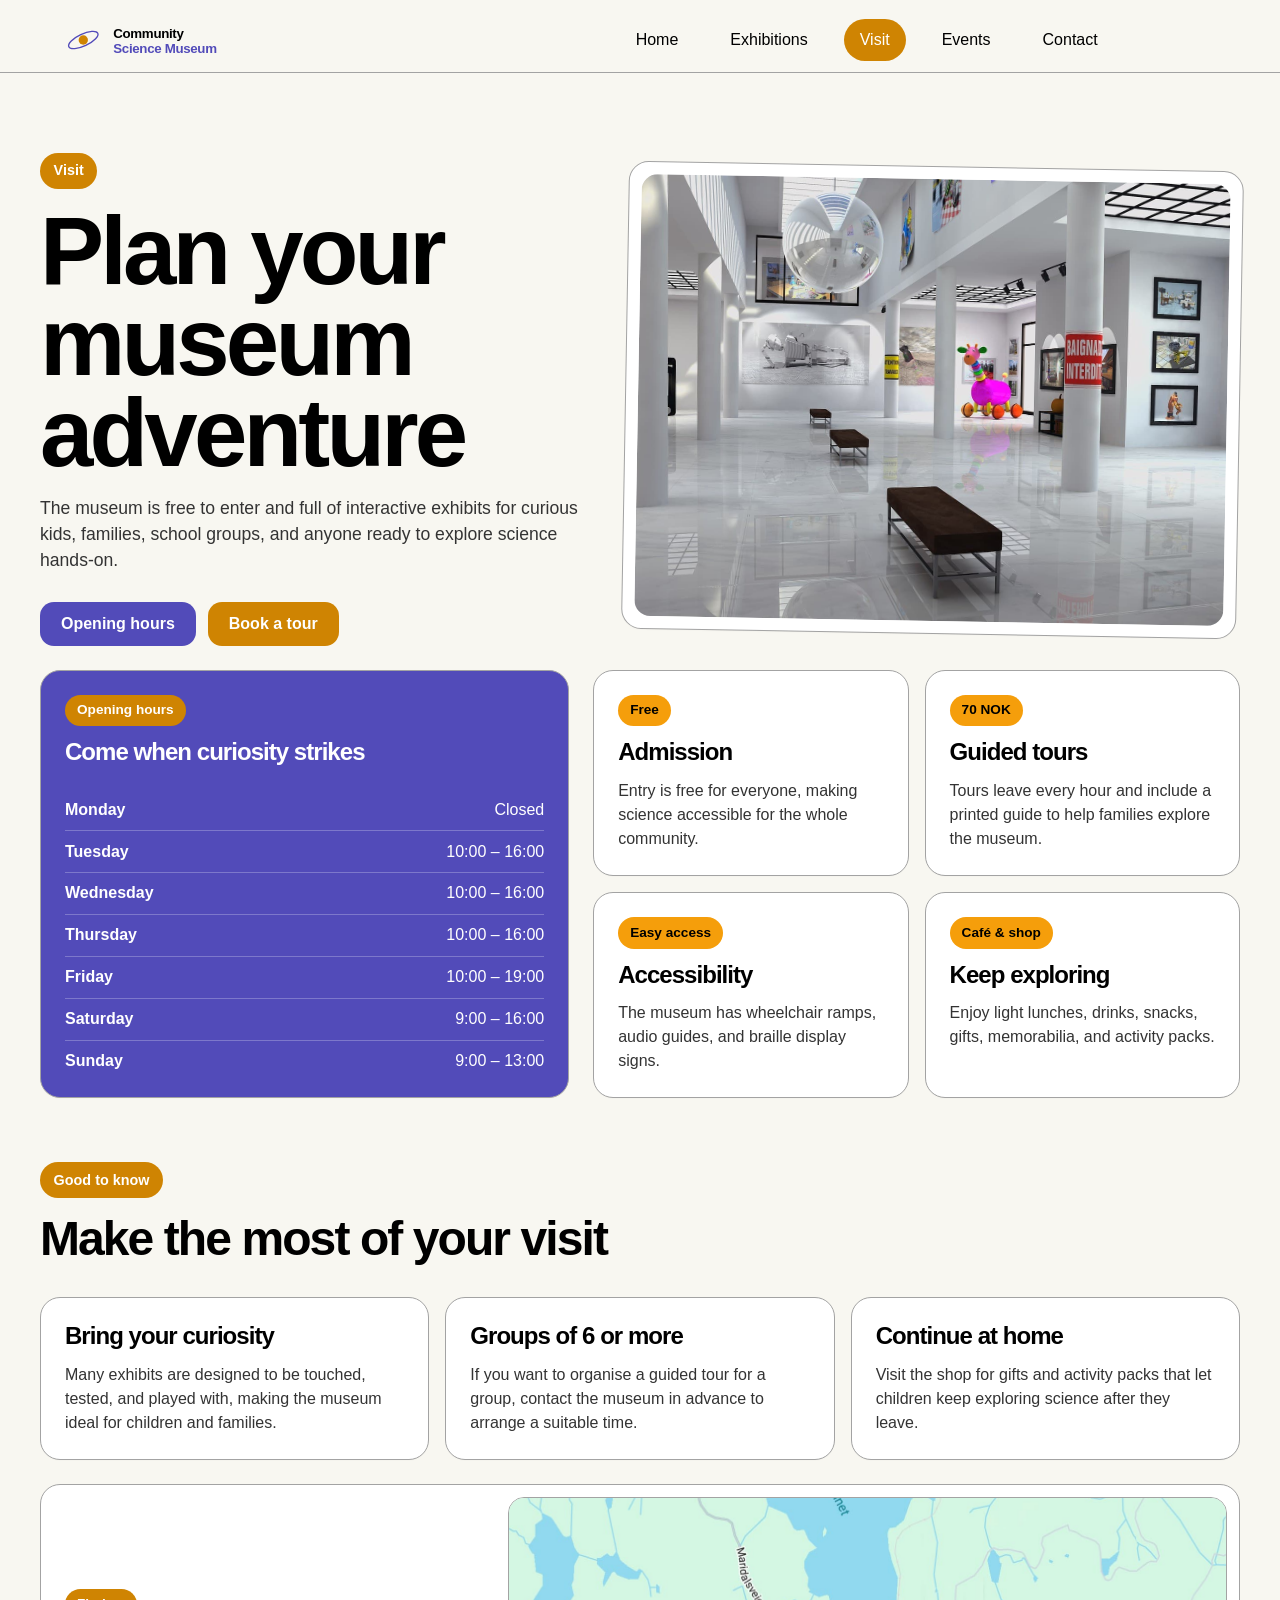
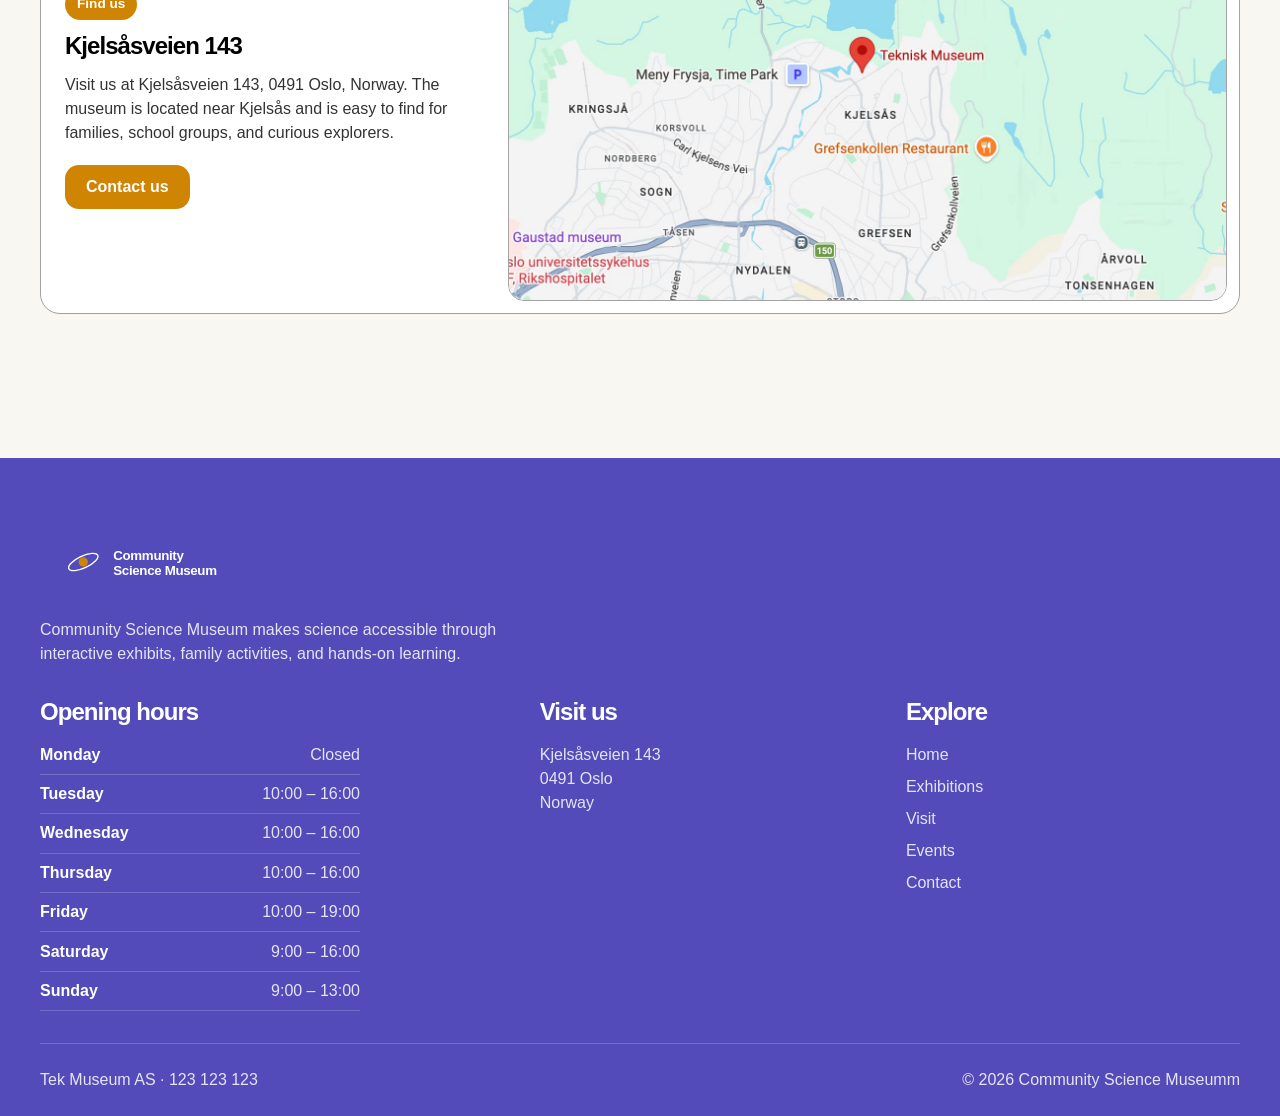
<file: visit/index.html>
<!doctype html>
<html lang="en">
  <head>
    <meta charset="UTF-8" />
    <meta name="viewport" content="width=device-width, initial-scale=1.0" />

    <title>Visit | Community Science Museum</title>
    <meta
      name="description"
      content="Plan your visit to Community Science Museum at Kjelsåsveien 143, Oslo. See opening hours, free admission, guided tours, accessibility, café, and shop information."
    />

    <link rel="icon" type="image/svg+xml" href="../assets/logo/favicon.svg" />
    <link rel="stylesheet" href="../globals.css" />
  </head>

  <body>
    <header class="site-header">
      <nav class="nav-mobile" aria-label="Mobile navigation">
        <input type="checkbox" id="nav-toggle" class="nav-mobile__toggle" />

        <div class="nav-mobile__top">
          <a href="../index.html" class="nav-mobile__logo">
            <img src="../assets/logo/logo.svg" alt="Community Science Museum" />
          </a>

          <label
            for="nav-toggle"
            class="nav-mobile__btn"
            aria-label="Toggle menu"
          >
            <span class="nav-mobile__bar"></span>
            <span class="nav-mobile__bar"></span>
            <span class="nav-mobile__bar"></span>
          </label>
        </div>

        <div class="nav-mobile__overlay">
          <div class="nav-mobile__panel">
            <div class="nav-mobile__panel-inner">
              <div class="nav-mobile__links">
                <a class="nav-mobile__link" href="../index.html">Home</a>
                <a class="nav-mobile__link" href="../exhibitions/index.html"
                  >Exhibitions</a
                >
                <a
                  class="nav-mobile__link nav-mobile__link--active"
                  href="index.html"
                  >Visit</a
                >
                <a class="nav-mobile__link" href="../events/index.html"
                  >Events</a
                >
                <a class="nav-mobile__link" href="../contact/index.html"
                  >Contact</a
                >
              </div>
            </div>
          </div>

          <label
            class="nav-mobile__backdrop"
            for="nav-toggle"
            aria-label="Close menu"
          ></label>
        </div>
      </nav>

      <nav class="nav-desktop" aria-label="Desktop navigation">
        <div class="nav-desktop__inner">
          <a href="../index.html" class="nav-desktop__logo">
            <img src="../assets/logo/logo.svg" alt="Community Science Museum" />
          </a>

          <div class="nav-desktop__links">
            <a class="nav-link" href="../index.html">Home</a>
            <a class="nav-link" href="../exhibitions/index.html">Exhibitions</a>
            <a class="nav-link nav-link--active" href="index.html">Visit</a>
            <a class="nav-link" href="../events/index.html">Events</a>
            <a class="nav-link" href="../contact/index.html">Contact</a>
          </div>

          <div></div>
        </div>
      </nav>
    </header>

    <main>
      <section class="visit" id="visit">
        <div class="page-container">
          <div class="visit__layout">
            <div class="visit__content">
              <p class="hero__eyebrow">Visit</p>
              <h1>Plan your museum adventure</h1>
              <p class="visit__intro">
                The museum is free to enter and full of interactive exhibits for
                curious kids, families, school groups, and anyone ready to
                explore science hands-on.
              </p>

              <div class="visit__actions">
                <a class="btn btn-primary" href="#opening-hours"
                  >Opening hours</a
                >
                <a class="btn btn-secondary" href="../contact/index.html"
                  >Book a tour</a
                >
              </div>
            </div>

            <div class="visit__image-card card">
              <img
                class="visit__image"
                src="../assets/images/exhibition-1863344_1920.jpg"
                alt="Child looking at a large interactive museum exhibition"
              />
            </div>
          </div>

          <div class="visit__info" id="opening-hours">
            <article class="visit-hours card">
              <div>
                <p class="visit__label">Opening hours</p>
                <h3>Come when curiosity strikes</h3>
              </div>

              <dl class="visit-hours__list">
                <div>
                  <dt>Monday</dt>
                  <dd>Closed</dd>
                </div>
                <div>
                  <dt>Tuesday</dt>
                  <dd>10:00 – 16:00</dd>
                </div>
                <div>
                  <dt>Wednesday</dt>
                  <dd>10:00 – 16:00</dd>
                </div>
                <div>
                  <dt>Thursday</dt>
                  <dd>10:00 – 16:00</dd>
                </div>
                <div>
                  <dt>Friday</dt>
                  <dd>10:00 – 19:00</dd>
                </div>
                <div>
                  <dt>Saturday</dt>
                  <dd>9:00 – 16:00</dd>
                </div>
                <div>
                  <dt>Sunday</dt>
                  <dd>9:00 – 13:00</dd>
                </div>
              </dl>
            </article>

            <div class="visit__cards">
              <article class="visit-mini card">
                <span>Free</span>
                <h3>Admission</h3>
                <p>
                  Entry is free for everyone, making science accessible for the
                  whole community.
                </p>
              </article>

              <article class="visit-mini card">
                <span>70 NOK</span>
                <h3>Guided tours</h3>
                <p>
                  Tours leave every hour and include a printed guide to help
                  families explore the museum.
                </p>
              </article>

              <article class="visit-mini card">
                <span>Easy access</span>
                <h3>Accessibility</h3>
                <p>
                  The museum has wheelchair ramps, audio guides, and braille
                  display signs.
                </p>
              </article>

              <article class="visit-mini card">
                <span>Café & shop</span>
                <h3>Keep exploring</h3>
                <p>
                  Enjoy light lunches, drinks, snacks, gifts, memorabilia, and
                  activity packs.
                </p>
              </article>
            </div>
          </div>

          <section class="visit-tips">
            <div class="visit-tips__header">
              <p class="hero__eyebrow">Good to know</p>
              <h2>Make the most of your visit</h2>
            </div>

            <div class="visit-tips__grid">
              <article class="card visit-tip">
                <h3>Bring your curiosity</h3>
                <p>
                  Many exhibits are designed to be touched, tested, and played
                  with, making the museum ideal for children and families.
                </p>
              </article>

              <article class="card visit-tip">
                <h3>Groups of 6 or more</h3>
                <p>
                  If you want to organise a guided tour for a group, contact the
                  museum in advance to arrange a suitable time.
                </p>
              </article>

              <article class="card visit-tip">
                <h3>Continue at home</h3>
                <p>
                  Visit the shop for gifts and activity packs that let children
                  keep exploring science after they leave.
                </p>
              </article>
            </div>
          </section>

          <div class="visit-location card">
            <div class="visit-location__content">
              <p class="visit__label">Find us</p>
              <h3>Kjelsåsveien 143</h3>
              <p>
                Visit us at Kjelsåsveien 143, 0491 Oslo, Norway. The museum is
                located near Kjelsås and is easy to find for families, school
                groups, and curious explorers.
              </p>
              <a class="btn btn-secondary" href="../contact/index.html"
                >Contact us</a
              >
            </div>

            <img
              class="visit-location__map"
              src="../assets/images/map.jpg"
              alt="Map showing the museum location at Kjelsåsveien 143, 0491 Oslo, Norway"
            />
          </div>
        </div>
      </section>
    </main>

    <footer class="site-footer">
      <div class="page-container site-footer__inner">
        <div class="site-footer__brand">
          <a href="../index.html" class="site-footer__logo">
            <img src="../assets/logo/logo-light.svg" alt="Community Science Museum" />
          </a>
          <p>
            Community Science Museum makes science accessible through
            interactive exhibits, family activities, and hands-on learning.
          </p>
        </div>

        <div class="site-footer__grid">
          <div class="site-footer__section">
            <h3>Opening hours</h3>
            <dl class="site-footer__hours">
              <div>
                <dt>Monday</dt>
                <dd>Closed</dd>
              </div>
              <div>
                <dt>Tuesday</dt>
                <dd>10:00 – 16:00</dd>
              </div>
              <div>
                <dt>Wednesday</dt>
                <dd>10:00 – 16:00</dd>
              </div>
              <div>
                <dt>Thursday</dt>
                <dd>10:00 – 16:00</dd>
              </div>
              <div>
                <dt>Friday</dt>
                <dd>10:00 – 19:00</dd>
              </div>
              <div>
                <dt>Saturday</dt>
                <dd>9:00 – 16:00</dd>
              </div>
              <div>
                <dt>Sunday</dt>
                <dd>9:00 – 13:00</dd>
              </div>
            </dl>
          </div>

          <div class="site-footer__section">
            <h3>Visit us</h3>
            <address>
              Kjelsåsveien 143<br />
              0491 Oslo<br />
              Norway
            </address>
          </div>

          <div class="site-footer__section">
            <h3>Explore</h3>
            <nav aria-label="Footer navigation">
              <ul class="site-footer__links">
                <li><a href="../index.html">Home</a></li>
                <li><a href="../exhibitions/index.html">Exhibitions</a></li>
                <li><a href="index.html">Visit</a></li>
                <li><a href="../events/index.html">Events</a></li>
                <li><a href="../contact/index.html">Contact</a></li>
              </ul>
            </nav>
          </div>
        </div>

        <div class="site-footer__bottom">
          <p>Tek Museum AS · 123 123 123</p>
          <p>© 2026 Community Science Museumm</p>
        </div>
      </div>
    </footer>
  </body>
</html>
</file>
<file: globals.css>
:root {
  --background: oklch(0.9753 0.008 98.8778);
  --foreground: oklch(0 0 0);

  --card: oklch(1 0 0);
  --card-foreground: oklch(0 0 0);

  --primary: oklch(0.4832 0.1678 280.9358);
  --primary-foreground: oklch(1 0 0);

  --secondary: oklch(0.6755 0.146 69.8956);
  --secondary-foreground: oklch(1 0 0);

  --muted: oklch(0.9551 0 0);
  --muted-foreground: oklch(0.3211 0 0);

  --accent: oklch(0.7686 0.1647 70.0804);
  --accent-foreground: oklch(0 0 0);

  --destructive: oklch(0.6368 0.2078 25.3313);

  --border: oklch(0.7155 0 0);
  --input: oklch(0.765 0.1217 79.0786);
  --ring: oklch(0.7853 0.1041 274.7134);

  --font-sans: "DM Sans", Arial, sans-serif;
  --font-serif: "DM Sans", Arial, sans-serif;
  --font-mono: "Space Mono", monospace;

  --radius-sm: 0.75rem;
  --radius-md: 0.875rem;
  --radius-lg: 1rem;
  --radius-xl: 1.25rem;

  --shadow-sm: 0 1px 2px -1px hsl(0 0% 10% / 0.05);
  --shadow-md: 0 2px 4px -1px hsl(0 0% 10% / 0.05);
  --shadow-lg: 0 4px 6px -1px hsl(0 0% 10% / 0.05);

  --spacing: 0.25rem;
  --tracking-normal: normal;
}

* {
  box-sizing: border-box;
  margin: 0;
  padding: 0;
  border-color: var(--border);
}

html {
  scroll-behavior: smooth;
}

body {
  min-height: 100vh;
  background-color: var(--background);
  color: var(--foreground);
  font-family: var(--font-sans);
  letter-spacing: var(--tracking-normal);
  line-height: 1.5;
}

img,
picture,
video,
canvas,
svg {
  display: block;
  max-width: 100%;
}

button,
input,
textarea,
select {
  font: inherit;
}

button {
  cursor: pointer;
}

a {
  color: inherit;
  text-decoration: none;
}

ul,
ol {
  list-style: none;
}

h1,
h2,
h3,
h4,
h5 {
  font-weight: 800;
  letter-spacing: -0.04em;
  color: var(--foreground);
}

h1 {
  font-size: clamp(3rem, 9vw, 6rem);
  line-height: 0.95;
  max-width: 11ch;
}

h2 {
  font-size: clamp(2rem, 5vw, 3rem);
  line-height: 1.05;
}

h3 {
  font-size: 1.5rem;
  line-height: 1.2;
}

h4 {
  font-size: 1.25rem;
  line-height: 1.25;
}

h5 {
  font-size: 1rem;
  line-height: 1.3;
}

.card {
  background-color: var(--card);
  color: var(--card-foreground);
  border: 1px solid var(--border);
  border-radius: var(--radius-xl);
  box-shadow: var(--shadow-sm);
  padding: 1.5rem;
}

.btn {
  display: inline-flex;
  align-items: center;
  justify-content: center;
  min-height: 2.75rem;
  padding: 0.75rem 1.25rem;
  border: 1px solid transparent;
  border-radius: var(--radius-md);
  font-weight: 600;
  line-height: 1;
  transition:
    background-color 150ms ease,
    border-color 150ms ease,
    color 150ms ease;
}

.btn-primary {
  background-color: var(--primary);
  color: var(--primary-foreground);
}

.btn-secondary {
  background-color: var(--secondary);
  color: var(--secondary-foreground);
}

.input {
  width: 100%;
  min-height: 2.75rem;
  padding: 0.75rem 1rem;
  background-color: var(--card);
  color: var(--foreground);
  border: 1px solid var(--border);
  border-radius: var(--radius-md);
}

.input:focus,
.btn:focus-visible {
  outline: 2px solid var(--ring);
  outline-offset: 2px;
}

.text-muted {
  color: var(--muted-foreground);
}

.section-title {
  font-size: 1.5rem;
  font-weight: 700;
  line-height: 1.2;
}

.page-container {
  width: min(100% - 2rem, 1200px);
  margin-inline: auto;
}

.site-header {
  width: 100%;
}

.nav-desktop {
  display: none;
  width: 100%;
  background-color: var(--background);
  border-bottom: 1px solid var(--border);
}

.nav-desktop__inner {
  width: min(1200px, 100% - 2rem);
  height: 72px;
  margin-inline: auto;
  display: grid;
  grid-template-columns: auto 1fr auto;
  align-items: center;
  gap: 2rem;
}

.nav-desktop__logo {
  justify-self: start;
  font-weight: 800;
  font-size: 1.2rem;
  letter-spacing: 1px;
  text-transform: uppercase;
  color: var(--foreground);
  white-space: nowrap;
}

.nav-desktop__logo img {
  display: block;
  height: 80px;
  width: auto;
}

.nav-desktop__links {
  justify-self: center;
  display: flex;
  align-items: center;
  gap: 1.25rem;
}

.nav-link {
  color: var(--foreground);
  font-size: 1rem;
  font-weight: 500;
  padding: 0.55rem 1rem;
  border-radius: 999px;
  transition:
    background-color 150ms ease,
    color 150ms ease;
}

.nav-link:hover,
.nav-link:focus-visible,
.nav-link--active {
  background-color: var(--secondary);
  color: var(--secondary-foreground);
}

.nav-mobile {
  width: 100%;
  background-color: var(--background);
  border-bottom: 1px solid var(--border);
  position: relative;
}

.nav-mobile__toggle {
  position: absolute;
  opacity: 0;
  pointer-events: none;
}

.nav-mobile__top {
  height: 72px;
  padding-inline: 1rem;
  display: flex;
  align-items: center;
  justify-content: space-between;
  position: relative;
  z-index: 60;
}

.nav-mobile__logo {
  font-weight: 800;
  font-size: 1.2rem;
  letter-spacing: 1px;
  text-transform: uppercase;
  color: var(--foreground);
  white-space: nowrap;
}

.nav-mobile__logo img {
  display: block;
  height: 64px;
  width: auto;
}

.nav-mobile__btn {
  width: 44px;
  height: 44px;
  display: inline-flex;
  flex-direction: column;
  align-items: center;
  justify-content: center;
  gap: 5px;
  border-radius: 999px;
  cursor: pointer;
  position: relative;
  z-index: 70;
}

.nav-mobile__btn:focus-visible {
  outline: 2px solid var(--ring);
  outline-offset: 3px;
}

.nav-mobile__bar {
  display: block;
  width: 22px;
  height: 2px;
  background-color: var(--foreground);
  border-radius: 999px;
  transition:
    transform 220ms ease,
    opacity 220ms ease;
}

.nav-mobile__overlay {
  position: fixed;
  inset: 0;
  z-index: 50;
  opacity: 0;
  pointer-events: none;
  transition: opacity 300ms ease;
}

.nav-mobile__backdrop {
  position: absolute;
  inset: 0;
  z-index: 1;
  background-color: color-mix(in oklch, var(--foreground) 45%, transparent);
}

@supports (
  (-webkit-backdrop-filter: blur(10px)) or (backdrop-filter: blur(10px))
) {
  .nav-mobile__backdrop {
    background-color: color-mix(in oklch, var(--foreground) 35%, transparent);
    -webkit-backdrop-filter: blur(10px);
    backdrop-filter: blur(10px);
  }
}

.nav-mobile__panel {
  position: absolute;
  inset: 0;
  z-index: 2;
  background-color: var(--background);
  display: flex;
  align-items: center;
  justify-content: center;
  transform: translateY(-100%);
  transition: transform 350ms cubic-bezier(0.22, 0.61, 0.36, 1);
}

.nav-mobile__panel-inner {
  position: relative;
  z-index: 3;
  width: min(420px, calc(100% - 3rem));
  text-align: center;
}

.nav-mobile__links {
  display: flex;
  flex-direction: column;
  gap: 1rem;
}

.nav-mobile__link {
  color: var(--foreground);
  font-size: 1.25rem;
  font-weight: 500;
  padding: 0.55rem 1rem;
  border-radius: 999px;
  width: fit-content;
  margin: 0 auto;
  transition:
    background-color 150ms ease,
    color 150ms ease;
}

.nav-mobile__link:hover,
.nav-mobile__link:focus-visible,
.nav-mobile__link--active {
  background-color: var(--secondary);
  color: var(--secondary-foreground);
}

.nav-mobile__toggle:checked ~ .nav-mobile__overlay {
  opacity: 1;
  pointer-events: auto;
}

.nav-mobile__toggle:checked ~ .nav-mobile__overlay .nav-mobile__panel {
  transform: translateY(0);
}

.nav-mobile__toggle:checked ~ .nav-mobile__top .nav-mobile__bar:nth-child(1) {
  transform: translateY(7px) rotate(45deg);
}

.nav-mobile__toggle:checked ~ .nav-mobile__top .nav-mobile__bar:nth-child(2) {
  opacity: 0;
}

.nav-mobile__toggle:checked ~ .nav-mobile__top .nav-mobile__bar:nth-child(3) {
  transform: translateY(-7px) rotate(-45deg);
}

/* FOOTER */
.site-footer {
  margin-top: 4rem;
  padding: 3rem 0 1.5rem;
  background-color: var(--primary);
  color: var(--primary-foreground);
}

.site-footer h3,
.site-footer p,
.site-footer a,
.site-footer dt,
.site-footer dd,
.site-footer address {
  color: var(--primary-foreground);
}

.site-footer__inner {
  display: grid;
  gap: 2rem;
}

.site-footer__brand {
  max-width: 480px;
}

.site-footer__logo {
  display: inline-flex;
  margin-bottom: 1rem;
  font-size: 1.25rem;
  font-weight: 800;
  letter-spacing: 1px;
  text-transform: uppercase;
}

.site-footer__logo img {
  display: block;
  height: 80px;
  width: auto;
}

.site-footer__brand p {
  opacity: 0.85;
}

.site-footer__grid {
  display: grid;
  gap: 2rem;
}

.site-footer__section h3 {
  margin-bottom: 1rem;
}

.site-footer__hours {
  display: grid;
  gap: 0.45rem;
}

.site-footer__hours div {
  display: flex;
  justify-content: space-between;
  gap: 1.5rem;
  max-width: 320px;
  padding-bottom: 0.45rem;
  border-bottom: 1px solid
    color-mix(in oklch, var(--primary-foreground) 20%, transparent);
}

.site-footer__hours dt {
  font-weight: 700;
}

.site-footer__hours dd {
  text-align: right;
  opacity: 0.85;
}

.site-footer address {
  font-style: normal;
  opacity: 0.85;
}

.site-footer__links {
  display: grid;
  gap: 0.5rem;
}

.site-footer__links a {
  opacity: 0.85;
}

.site-footer__links a:hover,
.site-footer__links a:focus-visible {
  opacity: 1;
  text-decoration: underline;
}

.site-footer__bottom {
  display: grid;
  gap: 0.5rem;
  padding-top: 1.5rem;
  border-top: 1px solid
    color-mix(in oklch, var(--primary-foreground) 20%, transparent);
}

.site-footer__bottom p {
  opacity: 0.85;
}

@media (min-width: 800px) {
  .site-footer {
    padding: 4rem 0 1.5rem;
  }

  .site-footer__grid {
    grid-template-columns: 1.4fr 1fr 1fr;
  }

  .site-footer__bottom {
    display: flex;
    align-items: center;
    justify-content: space-between;
  }
}

/* HERO */
.hero {
  padding: 4rem 0;
}

.hero__inner {
  display: grid;
  gap: 2rem;
  align-items: center;
}

.hero__content {
  max-width: 620px;
}

.hero__eyebrow {
  width: fit-content;
  margin-bottom: 1rem;
  padding: 0.45rem 0.85rem;
  background-color: var(--secondary);
  color: var(--secondary-foreground);
  border-radius: 999px;
  font-size: 0.9rem;
  font-weight: 700;
}

.hero__text {
  max-width: 560px;
  margin-top: 1.25rem;
  color: var(--muted-foreground);
  font-size: clamp(1rem, 2vw, 1.2rem);
}

.hero__actions {
  margin-top: 1.75rem;
  display: flex;
  flex-wrap: wrap;
  gap: 0.75rem;
}

.hero__visual {
  position: relative;
  padding: 0.75rem;
  background-color: var(--card);
}

.hero__image {
  width: 100%;
  aspect-ratio: 4 / 3;
  object-fit: cover;
  border-radius: var(--radius-lg);
}

.hero__card {
  margin-top: 1rem;
  background-color: var(--background);
}

.hero__card p {
  margin-top: 0.5rem;
  color: var(--muted-foreground);
}

@media (min-width: 768px) {
  .nav-mobile {
    display: none;
  }

  .nav-desktop {
    display: block;
  }
}

@media (min-width: 900px) {
  .hero {
    padding: 5rem 0;
  }

  .hero__inner {
    grid-template-columns: 1fr 0.9fr;
  }

  .hero__card {
    position: absolute;
    left: -1.5rem;
    bottom: 1.5rem;
    width: min(320px, calc(100% - 2rem));
    margin-top: 0;
  }
}

/* EXPLORE */
.explore {
  padding: 4rem 0;
}

.explore__header {
  max-width: 720px;
  margin-bottom: 2rem;
}

.explore__header h2 {
  margin-top: 0.25rem;
}

.explore__intro {
  max-width: 620px;
  margin-top: 1rem;
  color: var(--muted-foreground);
  font-size: 1.1rem;
}

.explore__grid {
  display: grid;
  gap: 1.5rem;
}

.explore-card {
  padding: 0.75rem;
  overflow: hidden;
  transition:
    transform 180ms ease,
    box-shadow 180ms ease;
}

.explore-card:hover {
  transform: translateY(-0.35rem);
  box-shadow: var(--shadow-lg);
}

.explore-card__image {
  width: 100%;
  aspect-ratio: 4 / 3;
  object-fit: cover;
  border-radius: var(--radius-lg);
}

.explore-card__content {
  padding: 1rem 0.25rem 0.25rem;
}

.explore-card__label {
  width: fit-content;
  margin-bottom: 0.75rem;
  padding: 0.35rem 0.75rem;
  background-color: var(--primary);
  color: var(--primary-foreground);
  border-radius: 999px;
  font-size: 0.85rem;
  font-weight: 700;
}

.explore-card__content h3 {
  margin-top: 0.25rem;
}

.explore-card__content p:not(.explore-card__label) {
  margin-top: 0.75rem;
  color: var(--muted-foreground);
}

.explore-card__content .btn {
  margin-top: 1.25rem;
}

@media (min-width: 800px) {
  .explore {
    padding: 5rem 0;
  }

  .explore__grid {
    grid-template-columns: repeat(3, 1fr);
  }
}

/* EVENTS */
.events {
  padding: 4rem 0;
}

.events__header {
  max-width: 720px;
  margin-bottom: 2rem;
}

.events__header h1,
.events__header h2 {
  margin-top: 0.25rem;
}

.events__intro {
  max-width: 620px;
  margin-top: 1rem;
  color: var(--muted-foreground);
  font-size: 1.1rem;
}

.events__layout {
  display: grid;
  gap: 1.5rem;
}

.event-feature {
  position: relative;
  min-height: 520px;
  padding: 0;
  overflow: hidden;
  display: flex;
  align-items: flex-end;
}

.event-feature__image {
  position: absolute;
  inset: 0;
  width: 100%;
  height: 100%;
  object-fit: cover;
}

.event-feature::after {
  content: "";
  position: absolute;
  inset: 0;
  background: linear-gradient(
    to top,
    color-mix(in oklch, var(--foreground) 72%, transparent),
    transparent 70%
  );
}

.event-feature__content {
  position: relative;
  z-index: 1;
  max-width: 620px;
  padding: 1.5rem;
}

.event-feature__content h2,
.event-feature__content h3,
.event-feature__content p {
  color: var(--primary-foreground);
}

.event-feature__content p:not(.event-tag) {
  margin-top: 0.75rem;
}

.event-feature__content .btn {
  margin-top: 1.25rem;
}

.event-tag {
  width: fit-content;
  margin-bottom: 0.75rem;
  padding: 0.35rem 0.75rem;
  background-color: var(--secondary);
  color: var(--secondary-foreground);
  border-radius: 999px;
  font-size: 0.85rem;
  font-weight: 700;
}

.event-list {
  display: grid;
  gap: 1.5rem;
}

.event-list-card {
  display: grid;
  gap: 1rem;
  padding: 0.75rem;
  align-items: center;
  transition:
    transform 180ms ease,
    box-shadow 180ms ease;
}

.event-list-card:hover {
  transform: translateX(0.35rem);
  box-shadow: var(--shadow-lg);
}

.event-list-card__image {
  width: 100%;
  aspect-ratio: 16 / 10;
  object-fit: cover;
  border-radius: var(--radius-lg);
}

.event-list-card__content {
  padding: 0.25rem;
}

.event-list-card__content p:not(.event-tag) {
  margin-top: 0.75rem;
  color: var(--muted-foreground);
}

.event-list-card__content a {
  display: inline-flex;
  margin-top: 1rem;
  font-weight: 700;
  color: var(--primary);
}

.event-list-card__content a:hover,
.event-list-card__content a:focus-visible {
  color: var(--secondary);
}

.events-extra {
  padding: 0 0 4rem;
}

.events-extra__header {
  max-width: 720px;
  margin-bottom: 2rem;
}

.events-extra__header h2 {
  margin-top: 0.25rem;
}

.events-extra__header p:not(.hero__eyebrow) {
  margin-top: 1rem;
  color: var(--muted-foreground);
  font-size: 1.1rem;
}

.events-extra__grid {
  display: grid;
  gap: 1rem;
}

.event-info-card {
  transition:
    transform 180ms ease,
    box-shadow 180ms ease;
}

.event-info-card:hover {
  transform: translateY(-0.35rem);
  box-shadow: var(--shadow-lg);
}

.event-info-card span {
  display: inline-flex;
  margin-bottom: 0.75rem;
  padding: 0.35rem 0.75rem;
  background-color: var(--accent);
  color: var(--accent-foreground);
  border-radius: 999px;
  font-size: 0.85rem;
  font-weight: 700;
}

.event-info-card p {
  margin-top: 0.75rem;
  color: var(--muted-foreground);
}

@media (min-width: 700px) {
  .event-list-card {
    grid-template-columns: 0.85fr 1fr;
  }

  .event-list-card__image {
    height: 100%;
    aspect-ratio: auto;
  }
}

@media (min-width: 900px) {
  .events-extra__grid {
    grid-template-columns: repeat(3, 1fr);
  }
}

@media (min-width: 1000px) {
  .events {
    padding: 5rem 0;
  }

  .events__layout {
    grid-template-columns: 1.15fr 0.85fr;
    align-items: stretch;
  }

  .event-list {
    grid-template-rows: 1fr 1fr;
  }

  .events-extra {
    padding: 0 0 5rem;
  }
}
/* VISIT */
.visit {
  padding: 4rem 0;
}

.visit__layout {
  display: grid;
  gap: 2rem;
  align-items: center;
  margin-bottom: 1.5rem;
}

.visit__content {
  max-width: 640px;
}

.visit__intro {
  margin-top: 1rem;
  color: var(--muted-foreground);
  font-size: 1.1rem;
}

.visit__actions {
  margin-top: 1.75rem;
  display: flex;
  flex-wrap: wrap;
  gap: 0.75rem;
}

.visit__image-card {
  padding: 0.75rem;
  transform: rotate(1deg);
}

.visit__image {
  width: 100%;
  aspect-ratio: 4 / 3;
  object-fit: cover;
  border-radius: var(--radius-lg);
}

.visit__info,
.visit__cards,
.visit-tips__grid {
  display: grid;
  gap: 1rem;
}

.visit__info {
  gap: 1.5rem;
}

.visit-hours {
  display: grid;
  gap: 1.5rem;
  background-color: var(--primary);
}

.visit-hours h3,
.visit-hours dt,
.visit-hours dd {
  color: var(--primary-foreground);
}

.visit__label,
.visit-mini span {
  display: inline-flex;
  width: fit-content;
  margin-bottom: 0.75rem;
  padding: 0.35rem 0.75rem;
  border-radius: 999px;
  font-size: 0.85rem;
  font-weight: 700;
}

.visit__label {
  background-color: var(--secondary);
  color: var(--secondary-foreground);
}

.visit-hours__list {
  display: grid;
  gap: 0.5rem;
}

.visit-hours__list div {
  display: flex;
  align-items: center;
  justify-content: space-between;
  gap: 1rem;
  padding-bottom: 0.5rem;
  border-bottom: 1px solid
    color-mix(in oklch, var(--primary-foreground) 25%, transparent);
}

.visit-hours__list div:last-child {
  padding-bottom: 0;
  border-bottom: 0;
}

.visit-hours__list dt {
  font-weight: 700;
}

.visit-hours__list dd {
  text-align: right;
}

.visit-mini,
.visit-tip {
  transition:
    transform 180ms ease,
    box-shadow 180ms ease;
}

.visit-mini {
  position: relative;
  overflow: hidden;
}

.visit-mini:hover {
  transform: translateY(-0.35rem) rotate(-1deg);
  box-shadow: var(--shadow-lg);
}

.visit-tip:hover {
  transform: translateY(-0.35rem);
  box-shadow: var(--shadow-lg);
}

.visit-mini span {
  background-color: var(--accent);
  color: var(--accent-foreground);
}

.visit-mini p,
.visit-tip p,
.visit-location__content p:not(.visit__label) {
  margin-top: 0.75rem;
  color: var(--muted-foreground);
}

.visit-location {
  margin-top: 1.5rem;
  display: grid;
  gap: 1.5rem;
  padding: 0.75rem;
  overflow: hidden;
}

.visit-location__content {
  padding: 0.75rem;
}

.visit-location__content .btn {
  margin-top: 1.25rem;
}

.visit-location__map {
  width: 100%;
  aspect-ratio: 16 / 9;
  object-fit: cover;
  border-radius: var(--radius-lg);
  border: 1px solid var(--border);
}

.visit-tips {
  padding: 4rem 0 0;
}

.visit-tips__header {
  max-width: 720px;
  margin-bottom: 2rem;
}

.visit-tips__header h2 {
  margin-top: 0.25rem;
}

@media (min-width: 800px) {
  .visit {
    padding: 5rem 0;
  }

  .visit__layout {
    grid-template-columns: 0.9fr 1fr;
  }

  .visit__info {
    grid-template-columns: 0.9fr 1.1fr;
  }

  .visit__cards {
    grid-template-columns: repeat(2, 1fr);
  }

  .visit-location {
    grid-template-columns: 0.75fr 1.25fr;
    align-items: center;
  }

  .visit-tips__grid {
    grid-template-columns: repeat(3, 1fr);
  }
}

/* EXHIBITIONS_PAGE */
.exhibitions-hero {
  padding: 4rem 0;
}

.exhibitions-hero__inner {
  display: grid;
  gap: 2rem;
  align-items: center;
}

.exhibitions-hero__content {
  max-width: 640px;
}

.exhibitions-hero__text {
  max-width: 560px;
  margin-top: 1.25rem;
  margin-bottom: 1.75rem;
  color: var(--muted-foreground);
  font-size: 1.1rem;
}

.exhibitions-hero__image-card {
  padding: 0.75rem;
  transform: rotate(-1deg);
}

.exhibitions-hero__image {
  width: 100%;
  aspect-ratio: 4 / 3;
  object-fit: cover;
  border-radius: var(--radius-lg);
}

.exhibition-spaces {
  padding: 4rem 0;
}

.exhibition-spaces__header {
  max-width: 720px;
  margin-bottom: 2rem;
}

.exhibition-spaces__header h2 {
  margin-top: 0.25rem;
}

.exhibition-spaces__intro {
  max-width: 620px;
  margin-top: 1rem;
  color: var(--muted-foreground);
  font-size: 1.1rem;
}

.exhibition-spaces__grid {
  display: grid;
  gap: 1.5rem;
}

.exhibition-card {
  padding: 0.75rem;
  overflow: hidden;
  transition:
    transform 180ms ease,
    box-shadow 180ms ease;
}

.exhibition-card:hover {
  transform: translateY(-0.35rem);
  box-shadow: var(--shadow-lg);
}

.exhibition-card__image {
  width: 100%;
  aspect-ratio: 4 / 3;
  object-fit: cover;
  border-radius: var(--radius-lg);
}

.exhibition-card__content {
  padding: 1rem 0.25rem 0.25rem;
}

.exhibition-card__content span {
  display: inline-flex;
  margin-bottom: 0.75rem;
  padding: 0.35rem 0.75rem;
  background-color: var(--primary);
  color: var(--primary-foreground);
  border-radius: 999px;
  font-size: 0.85rem;
  font-weight: 700;
}

.exhibition-card__content p {
  margin-top: 0.75rem;
  color: var(--muted-foreground);
}

.exhibition-cta {
  padding: 2rem 0 4rem;
}

.exhibition-cta__card {
  display: grid;
  gap: 1.5rem;
  align-items: center;
  background:
    radial-gradient(circle at top right, var(--accent), transparent 34%),
    var(--card);
}

.exhibition-cta__card p:not(.hero__eyebrow) {
  max-width: 620px;
  margin-top: 1rem;
  color: var(--muted-foreground);
  font-size: 1.1rem;
}

@media (min-width: 800px) {
  .exhibitions-hero {
    padding: 5rem 0;
  }

  .exhibitions-hero__inner {
    grid-template-columns: 0.9fr 1fr;
  }

  .exhibition-spaces {
    padding: 5rem 0;
  }

  .exhibition-spaces__grid {
    grid-template-columns: repeat(2, 1fr);
  }

  .exhibition-card--large,
  .exhibition-card--wide {
    grid-column: span 2;
  }

  .exhibition-card--large,
  .exhibition-card--wide {
    display: grid;
    grid-template-columns: 1fr 1fr;
    align-items: center;
  }

  .exhibition-card--large .exhibition-card__image,
  .exhibition-card--wide .exhibition-card__image {
    height: 100%;
    aspect-ratio: auto;
  }

  .exhibition-card--large .exhibition-card__content,
  .exhibition-card--wide .exhibition-card__content {
    padding: 1.5rem;
  }

  .exhibition-cta {
    padding: 3rem 0 5rem;
  }

  .exhibition-cta__card {
    grid-template-columns: 1fr auto;
    padding: 2rem;
  }
}

@media (min-width: 1100px) {
  .exhibition-spaces__grid {
    grid-template-columns: repeat(3, 1fr);
  }

  .exhibition-card--large {
    grid-column: span 2;
  }

  .exhibition-card--wide {
    grid-column: span 3;
  }
}

/* CONTACT */
.contact-hero {
  padding: 4rem 0 2rem;
}

.contact-hero__inner {
  display: grid;
  gap: 1.5rem;
  align-items: center;
}

.contact-hero__content {
  max-width: 680px;
}

.contact-hero__text {
  margin-top: 1.25rem;
  color: var(--muted-foreground);
  font-size: 1.1rem;
}

.contact-hero__card {
  background-color: var(--primary);
}

.contact-hero__card h3,
.contact-hero__card p {
  color: var(--primary-foreground);
}

.contact-hero__card p {
  margin-top: 0.75rem;
}

.booking {
  padding: 2rem 0 5rem;
}

.booking__layout {
  display: grid;
  gap: 1.5rem;
}

.booking-form {
  padding: 1rem;
}

.booking-form__header {
  margin-bottom: 1.5rem;
}

.booking-form__header h2 {
  margin-top: 0.25rem;
}

.booking-form__header p:not(.hero__eyebrow) {
  margin-top: 1rem;
  color: var(--muted-foreground);
}

.booking-form__grid {
  display: grid;
  gap: 1rem;
}

.form-field {
  display: grid;
  gap: 0.4rem;
}

.form-field label {
  font-weight: 700;
}

.booking-form__textarea {
  min-height: 140px;
  resize: vertical;
}

.booking-form__submit {
  margin-top: 1.25rem;
}

.booking-form__submit:hover {
  animation: spin-button 600ms ease;
}

.booking-info {
  display: grid;
  gap: 1rem;
}

.booking-info__card {
  transition:
    transform 180ms ease,
    box-shadow 180ms ease;
}

.booking-info__card:hover {
  transform: translateY(-0.35rem);
  box-shadow: var(--shadow-lg);
}

.booking-info__card span {
  display: inline-flex;
  margin-bottom: 0.75rem;
  padding: 0.35rem 0.75rem;
  background-color: var(--accent);
  color: var(--accent-foreground);
  border-radius: 999px;
  font-size: 0.85rem;
  font-weight: 700;
}

.booking-info__card p {
  margin-top: 0.75rem;
  color: var(--muted-foreground);
}

@keyframes spin-button {
  0% {
    transform: rotate(0deg);
  }

  50% {
    transform: rotate(2deg) scale(1.03);
  }

  100% {
    transform: rotate(0deg);
  }
}

@media (min-width: 760px) {
  .contact-hero {
    padding: 5rem 0 2rem;
  }

  .contact-hero__inner {
    grid-template-columns: 1fr 0.7fr;
  }

  .booking-form {
    padding: 1.5rem;
  }

  .booking-form__grid {
    grid-template-columns: repeat(2, 1fr);
  }

  .form-field--full {
    grid-column: 1 / -1;
  }
}

@media (min-width: 1000px) {
  .booking__layout {
    grid-template-columns: 1fr 0.38fr;
    align-items: start;
  }
}
</file>
